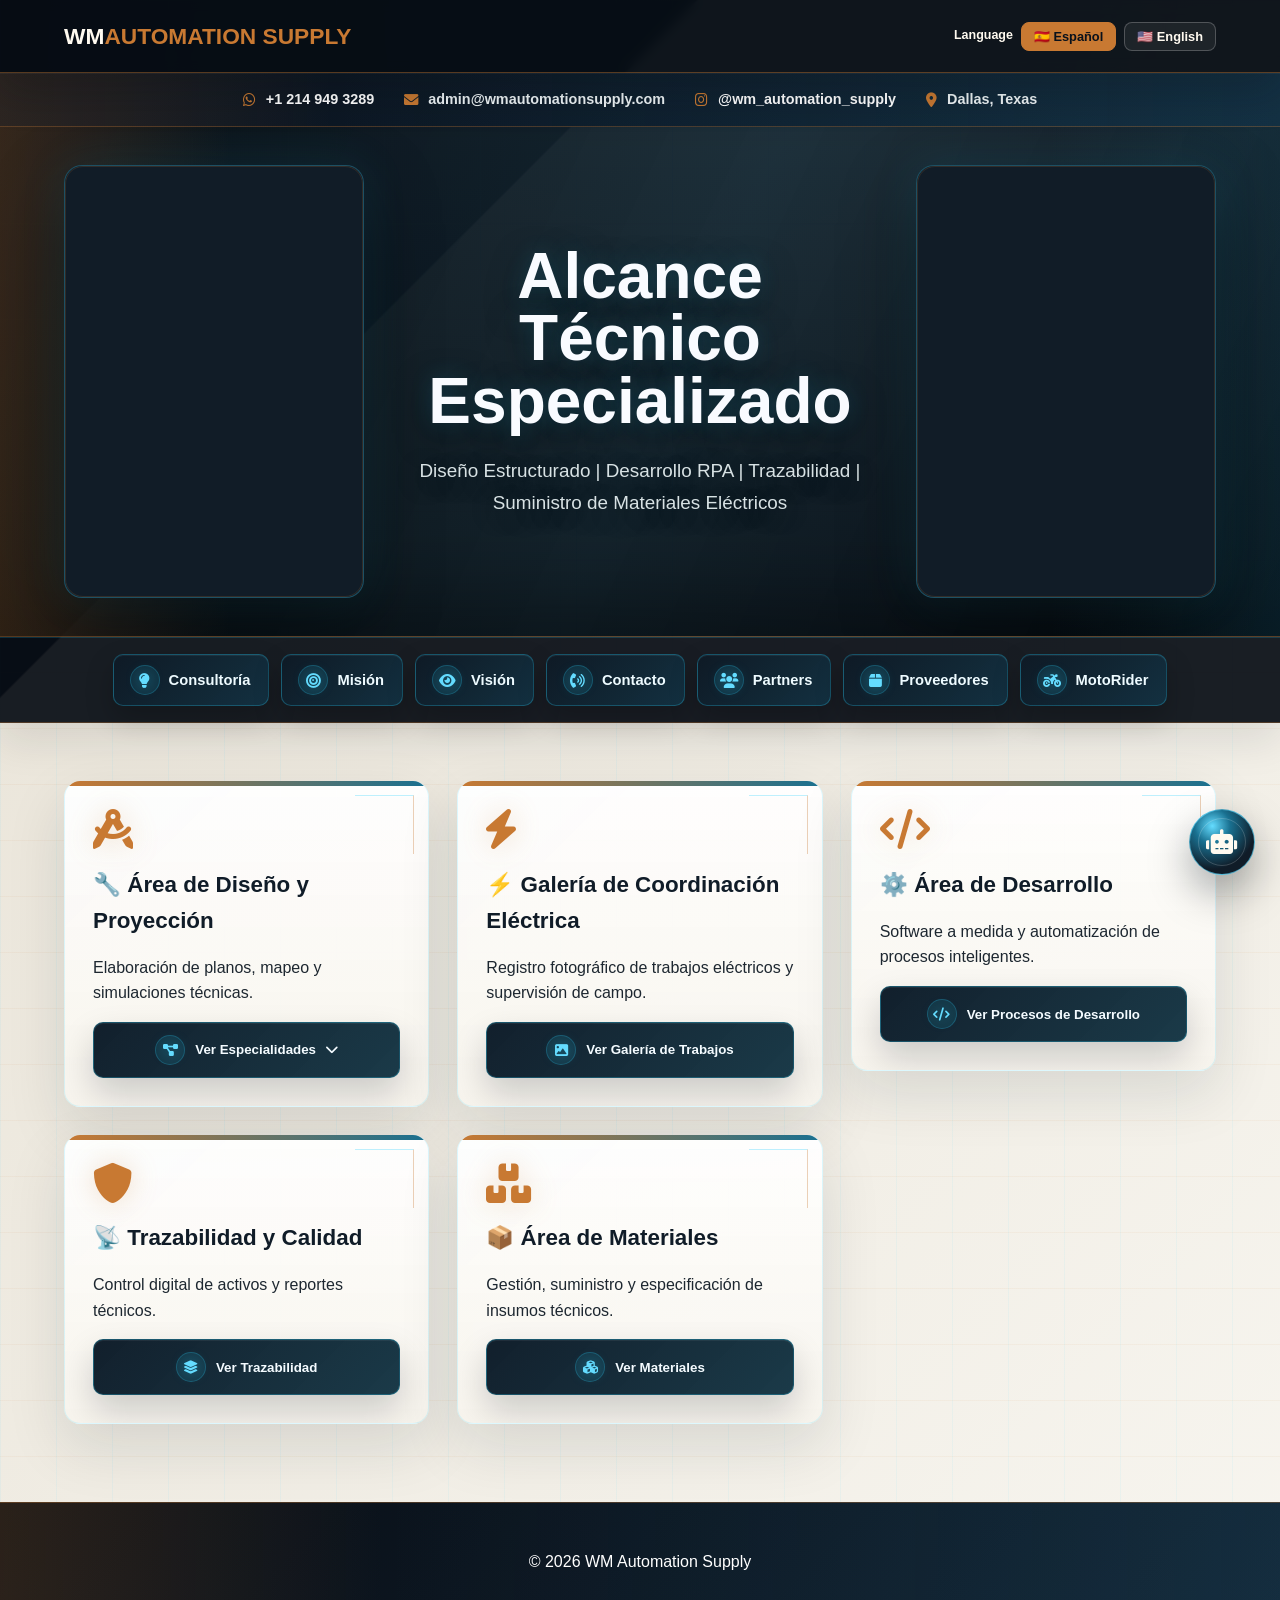
<file: index.html>
<!DOCTYPE html>
<html lang="es">
<head>
    <meta charset="UTF-8">
    <meta name="viewport" content="width=device-width, initial-scale=1.0">
    <title>WM Automation Supply</title>
    <link rel="stylesheet" href="https://cdnjs.cloudflare.com/ajax/libs/font-awesome/6.0.0/css/all.min.css">
    <style>
        :root {
            --primary: #082f52;
            --secondary: #1f5f8b;
            --accent: #e67e22;
            --bg: #edf3f8;
            --text: #24313d;
            --white: #ffffff;
        }

        html {
            scroll-behavior: smooth;
        }

        body { 
            font-family: 'Segoe UI', Tahoma, sans-serif; 
            margin: 0; 
            background:
                radial-gradient(circle at top left, rgba(31,95,139,0.10), transparent 28%),
                radial-gradient(circle at top right, rgba(8,47,82,0.08), transparent 26%),
                linear-gradient(180deg, #f4f8fb 0%, #edf3f8 45%, #e8f0f6 100%);
            color: var(--text); 
            line-height: 1.6;
        }

        header { 
            background: rgba(255,255,255,0.96); 
            backdrop-filter: blur(6px);
            padding: 1.5rem 5%; 
            display: flex; 
            justify-content: space-between; 
            align-items: center; 
            box-shadow: 0 2px 14px rgba(8,47,82,0.10); 
            position: sticky;
            top: 0;
            z-index: 1000;
            gap: 20px;
        }

        .header-left{
            display: flex;
            align-items: center;
            gap: 18px;
            min-width: 0;
            flex: 1;
        }

        .logo { 
            font-size: 1.5rem; 
            font-weight: 800; 
            color: var(--primary); 
        }

        .logo span { 
            color: var(--accent); 
        }

        .lang-switcher {
            display: flex;
            gap: 8px;
            margin-left: auto;
        }

        .btn-lang {
            padding: 6px 12px;
            border: 2px solid var(--primary);
            background: white;
            color: var(--primary);
            border-radius: 5px;
            cursor: pointer;
            font-weight: bold;
            font-size: 0.8rem;
            transition: 0.3s;
        }

        .btn-lang.active {
            background: var(--primary);
            color: white;
        }

        .contact-bar {
            background: linear-gradient(135deg, #082f52 0%, #11466f 100%);
            color: white;
            padding: 15px 5%;
            display: flex;
            justify-content: center;
            gap: 30px;
            flex-wrap: wrap;
            box-shadow: inset 0 -2px 8px rgba(0,0,0,0.20);
        }

        .contact-item {
            display: flex;
            align-items: center;
            gap: 10px;
            font-size: 0.9rem;
        }

        .contact-item i { 
            color: var(--accent); 
        }
        
        .contact-item a {
            color: white;
            text-decoration: none;
            display: flex;
            align-items: center;
            gap: 10px;
        }

        .hero {
            position: relative;
            background:
                linear-gradient(135deg, rgba(8, 47, 82, 0.94), rgba(19, 77, 120, 0.84)),
                radial-gradient(circle at 20% 20%, rgba(255,255,255,0.08), transparent 22%),
                radial-gradient(circle at 80% 30%, rgba(230,126,34,0.10), transparent 20%),
                url('https://images.unsplash.com/photo-1581092580497-e0d23cbdf1dc?auto=format&fit=crop&w=1350&q=80');
            background-size: cover; 
            background-position: center;
            color: white; 
            padding: 0 5%;
            min-height: 320px;
            display: flex;
            align-items: stretch;
            justify-content: center;
            gap: 24px;
            overflow: hidden;
            box-shadow: inset 0 -18px 30px rgba(0,0,0,0.08);
        }

        .hero::before {
            content: "";
            position: absolute;
            inset: 0;
            background: rgba(5, 25, 42, 0.18);
            pointer-events: none;
            z-index: 1;
        }

        .hero-side {
            position: relative;
            width: 27%;
            min-width: 220px;
            max-width: 360px;
            align-self: stretch;
            border-radius: 0;
            overflow: hidden;
            border: none;
            box-shadow: none;
            background: rgba(255,255,255,0.04);
            z-index: 2;
        }

        .hero-side-video {
            position: absolute;
            inset: 0;
            width: 100%;
            height: 100%;
            object-fit: cover;
            opacity: 0;
            transition: opacity 0.9s ease-in-out;
        }

        .hero-side-video.active {
            opacity: 1;
        }

        .hero-center-content {
            position: relative;
            z-index: 2;
            flex: 1;
            max-width: 620px;
            text-align: center;
            padding: 40px 10px;
            display: flex;
            flex-direction: column;
            justify-content: center;
        }

        .hero-center-content h1 {
            margin: 0 0 16px 0;
            font-size: 2.4rem;
        }

        .hero-center-content p {
            margin: 0;
            font-size: 1.18rem;
            line-height: 1.7;
        }

        .secondary-nav {
            background: linear-gradient(180deg, #ffffff 0%, #f6fbff 100%);
            border-top: 4px solid var(--accent);
            box-shadow: 0 4px 16px rgba(8,47,82,0.08);
            padding: 14px 5%;
        }

        .secondary-nav-inner {
            display: flex;
            justify-content: center;
            align-items: center;
            gap: 14px;
            flex-wrap: wrap;
        }

        .secondary-link {
            display: inline-flex;
            align-items: center;
            justify-content: center;
            padding: 10px 18px;
            background: linear-gradient(180deg, #f8fbfe 0%, #eef5fa 100%);
            border: 1px solid #d6e3ee;
            border-radius: 999px;
            color: var(--primary);
            text-decoration: none;
            font-weight: 800;
            font-size: 0.92rem;
            transition: all 0.25s ease;
            cursor: pointer;
        }

        .secondary-link:hover {
            background: var(--primary);
            color: var(--white);
            transform: translateY(-2px);
        }

        .container { 
            padding: 40px 5%; 
        }

        .grid {
            display: grid;
            grid-template-columns: repeat(auto-fit, minmax(350px, 1fr));
            gap: 25px;
            align-items: start;
        }

        .card {
            background: linear-gradient(180deg, rgba(255,255,255,0.98) 0%, rgba(248,252,255,0.98) 100%);
            border-radius: 8px;
            box-shadow: 0 6px 18px rgba(8,47,82,0.07);
            border-top: 5px solid var(--primary);
            padding: 25px;
            transition: all 0.3s ease;
        }

        .card h3 { 
            color: var(--primary); 
            margin: 15px 0; 
            font-size: 1.4rem; 
        }

        .main-icon { 
            color: var(--accent); 
            font-size: 2.5rem; 
        }

        .btn-expand {
            background: linear-gradient(135deg, #082f52 0%, #15517d 100%);
            color: white;
            border: none;
            padding: 12px;
            border-radius: 5px;
            cursor: pointer;
            width: 100%;
            margin-top: 15px;
            font-weight: bold;
            display: flex;
            justify-content: center;
            align-items: center;
            gap: 10px;
        }

        .details {
            max-height: 0;
            overflow: hidden;
            transition: max-height 0.5s ease-in-out;
        }

        .card.open .details {
            max-height: 2000px;
            padding-top: 20px;
            border-top: 1px solid #e7eef5;
            margin-top: 15px;
        }

        .sub-area {
            border: 1px solid #e4edf5;
            border-radius: 6px;
            margin-bottom: 10px;
            background: linear-gradient(180deg, #f8fbfe 0%, #f1f7fb 100%);
        }

        .sub-header {
            padding: 12px 15px;
            cursor: pointer;
            display: flex;
            justify-content: space-between;
            align-items: center;
            font-weight: 600;
            color: var(--secondary);
        }

        .sub-content {
            max-height: 0;
            overflow: hidden;
            transition: all 0.3s ease;
            background: white;
        }

        .sub-content.active {
            max-height: 1200px;
            padding: 15px;
            border-top: 1px solid #edf2f7;
        }

        .gallery-grid {
            display: grid;
            grid-template-columns: repeat(auto-fit, minmax(140px, 1fr));
            gap: 15px;
            margin-top: 10px;
        }

        .img-container {
            text-align: center;
            background: linear-gradient(180deg, #f5f9fc 0%, #eef4f8 100%);
            padding: 8px;
            border-radius: 6px;
            border: 1px solid #dde8f1;
            cursor: pointer;
            transition: transform 0.2s;
        }

        .img-container:hover { 
            transform: scale(1.03); 
        }

        .img-container img, .img-container video {
            width: 100%;
            height: auto;
            max-height: 200px;
            object-fit: cover;
            border-radius: 4px;
            display: block;
            margin-bottom: 5px;
        }

        .img-container small {
            font-size: 0.7rem;
            font-weight: bold;
            color: var(--primary);
            text-transform: uppercase;
        }

        .materials-view {
            display: none;
            position: fixed;
            z-index: 1500;
            inset: 0;
            background:
                radial-gradient(circle at top right, rgba(31,95,139,0.10), transparent 24%),
                linear-gradient(180deg, #f4f8fb 0%, #edf3f8 50%, #e7eff5 100%);
            overflow-y: auto;
        }

        .materials-view.active {
            display: block;
        }

        .materials-topbar {
            position: sticky;
            top: 0;
            z-index: 1600;
            background: rgba(255,255,255,0.96);
            backdrop-filter: blur(6px);
            box-shadow: 0 2px 12px rgba(8,47,82,0.08);
            padding: 14px 5%;
            display: flex;
            align-items: center;
            justify-content: space-between;
            gap: 12px;
        }

        .materials-title {
            display: flex;
            align-items: center;
            gap: 10px;
            font-weight: 900;
            color: var(--primary);
            font-size: 1.1rem;
        }

        .materials-title i { 
            color: var(--accent); 
        }

        .btn-back {
            background: linear-gradient(135deg, #082f52 0%, #15517d 100%);
            color: white;
            border: none;
            padding: 10px 14px;
            border-radius: 8px;
            cursor: pointer;
            font-weight: 800;
            display: flex;
            align-items: center;
            gap: 10px;
        }

        .materials-body {
            padding: 22px 5% 40px 5%;
        }

        .materials-intro{
            background: linear-gradient(180deg, #ffffff 0%, #f8fbfe 100%);
            border: 1px solid #e2e8f0;
            border-left: 5px solid var(--accent);
            border-radius: 10px;
            padding: 14px 15px;
            box-shadow: 0 4px 14px rgba(8,47,82,0.04);
        }

        .materials-intro p{
            margin: 0;
        }

        .materials-tags{
            display: flex;
            flex-wrap: wrap;
            gap: 8px;
            margin: 12px 0 0 0;
        }

        .materials-tag{
            background: linear-gradient(180deg, #f6fbfe 0%, #edf5fb 100%);
            border: 1px solid #dbe7f0;
            color: var(--primary);
            padding: 6px 10px;
            border-radius: 999px;
            font-size: 0.78rem;
            font-weight: 700;
            text-transform: uppercase;
            letter-spacing: 0.02em;
        }

        .materials-catalog{
            margin-top: 16px;
            display: grid;
            grid-template-columns: 1fr;
            gap: 14px;
        }

        .materials-group{
            background: linear-gradient(180deg, #ffffff 0%, #f9fcff 100%);
            border: 1px solid #e2e8f0;
            border-radius: 12px;
            overflow: hidden;
            box-shadow: 0 4px 14px rgba(8,47,82,0.04);
        }

        .materials-group-head{
            display:flex;
            align-items:center;
            justify-content: space-between;
            gap: 10px;
            padding: 12px 14px;
            background: linear-gradient(135deg, rgba(8,47,82,0.10), rgba(31,95,139,0.08));
            border-bottom: 1px solid #edf2f7;
        }

        .materials-group-title{
            display:flex;
            align-items:center;
            gap: 10px;
            font-weight: 900;
            color: var(--primary);
        }

        .materials-group-title i{
            color: var(--accent);
        }

        .materials-count{
            font-size: 0.8rem;
            color: var(--secondary);
            font-weight: 800;
            background: #f7fbfe;
            border: 1px solid #dbe7f0;
            padding: 4px 10px;
            border-radius: 999px;
        }

        .materials-items{
            padding: 12px 12px 14px 12px;
            display: grid;
            grid-template-columns: repeat(auto-fit, minmax(170px, 1fr));
            gap: 12px;
        }

        .material-item{
            border: 1px solid #e2e8f0;
            background: linear-gradient(180deg, #f9fcff 0%, #f2f7fb 100%);
            border-radius: 12px;
            padding: 10px;
            transition: transform 0.2s ease;
            cursor: pointer;
        }

        .material-item:hover{ 
            transform: scale(1.02); 
        }

        .material-thumb{
            width: 100%;
            height: 110px;
            border-radius: 10px;
            object-fit: cover;
            border: 1px solid #e2e8f0;
            background: #ffffff;
            display:block;
        }

        .material-name{
            margin: 8px 0 0 0;
            font-size: 0.85rem;
            font-weight: 900;
            color: var(--primary);
        }

        .material-meta{
            margin: 3px 0 0 0;
            font-size: 0.72rem;
            color: #5d7285;
            font-weight: 800;
            text-transform: uppercase;
            letter-spacing: 0.02em;
        }

        .more-info-link{
            color: #0b63b6;
            text-decoration: none;
            font-weight: 900;
            font-size: 0.78rem;
            display: inline-block;
            margin-top: 8px;
            cursor: pointer;
        }

        .more-info-link:hover{
            text-decoration: underline;
        }

        .request-section{
            background: linear-gradient(180deg, #ffffff 0%, #f8fbfe 100%);
            border: 1px solid #e2e8f0;
            border-left: 5px solid var(--primary);
            border-radius: 12px;
            padding: 16px 16px 10px 16px;
            margin-top: 16px;
            box-shadow: 0 4px 14px rgba(8,47,82,0.04);
        }

        .request-section h2{
            margin: 0 0 10px 0;
            color: var(--primary);
            font-size: 1.15rem;
        }

        .request-form{
            max-width: 650px;
        }

        .request-form label{
            display:block;
            margin: 10px 0;
            font-weight: 800;
            color: var(--secondary);
            font-size: 0.9rem;
        }

        .request-form input,
        .request-form select,
        .request-form textarea{
            width: 100%;
            padding: 10px;
            box-sizing: border-box;
            border-radius: 8px;
            border: 1px solid #dce7f0;
            outline: none;
            margin-top: 6px;
            font-family: inherit;
            background: #ffffff;
        }

        .request-form textarea{
            resize: vertical;
            min-height: 110px;
        }

        .request-actions{
            display:flex;
            gap: 10px;
            flex-wrap: wrap;
            margin-top: 12px;
        }

        .btn-send{
            background: linear-gradient(135deg, #082f52 0%, #15517d 100%);
            color: white;
            border: none;
            padding: 12px 14px;
            border-radius: 10px;
            cursor: pointer;
            font-weight: 900;
            display: inline-flex;
            align-items:center;
            gap: 10px;
        }

        .btn-clear{
            background: linear-gradient(180deg, #f7fbfe 0%, #edf5fb 100%);
            color: var(--primary);
            border: 1px solid #dce7f0;
            padding: 12px 14px;
            border-radius: 10px;
            cursor: pointer;
            font-weight: 900;
        }

        .form-hint{
            margin: 10px 0 0 0;
            font-size: 0.9rem;
            color: #334155;
            font-weight: 700;
        }

        .materials-group-toggle{
            cursor: pointer;
        }

        .materials-group-toggle .toggle-icon{
            color: var(--primary);
            transition: transform 0.3s ease;
            font-size: 1rem;
        }

        .materials-group.collapsed .materials-items{
            display: none;
        }

        .materials-group.collapsed .toggle-icon{
            transform: rotate(-90deg);
        }

        .modal {
            display: none;
            position: fixed;
            z-index: 2000;
            padding-top: 50px;
            left: 0;
            top: 0;
            width: 100%;
            height: 100%;
            background-color: rgba(0,0,0,0.9);
            cursor: zoom-out;
        }

        .modal-content {
            margin: auto;
            display: block;
            max-width: 90%;
            max-height: 85vh;
            border-radius: 5px;
            animation: zoom 0.3s;
        }

        .info-modal {
            display: none;
            position: fixed;
            z-index: 3000;
            inset: 0;
            background: rgba(4,22,38,0.76);
            padding: 20px 14px;
            overflow-y: auto;
        }

        .info-modal.active {
            display: flex;
            align-items: flex-start;
            justify-content: center;
        }

        .info-modal-box {
            background: linear-gradient(180deg, #ffffff 0%, #f9fcff 100%);
            width: 100%;
            max-width: 920px;
            max-height: calc(100vh - 40px);
            border-radius: 16px;
            box-shadow: 0 18px 40px rgba(0,0,0,0.25);
            border-top: 6px solid var(--accent);
            position: relative;
            animation: zoom 0.25s ease;
            overflow: hidden;
            margin: auto 0;
        }

        .info-modal-header {
            padding: 18px 24px 14px 24px;
            display: flex;
            align-items: center;
            justify-content: space-between;
            gap: 16px;
            position: sticky;
            top: 0;
            background: rgba(255,255,255,0.97);
            z-index: 5;
            border-bottom: 1px solid #e2e8f0;
        }

        .info-modal-title {
            margin: 0;
            color: var(--primary);
            font-size: 1.5rem;
            padding-right: 10px;
        }

        .info-close {
            background: linear-gradient(135deg, #082f52 0%, #15517d 100%);
            color: white;
            border: none;
            min-width: 42px;
            width: 42px;
            height: 42px;
            border-radius: 50%;
            cursor: pointer;
            font-size: 1rem;
            font-weight: 900;
            display: flex;
            align-items: center;
            justify-content: center;
            flex-shrink: 0;
        }

        .info-modal-body {
            padding: 18px 24px 24px 24px;
            color: var(--text);
            overflow-y: auto;
            max-height: calc(100vh - 140px);
        }

        .info-modal-body p {
            margin: 0 0 14px 0;
        }

        .info-link-list {
            display: flex;
            flex-direction: column;
            gap: 12px;
            margin-top: 12px;
        }

        .info-link-list a {
            display: flex;
            align-items: center;
            gap: 12px;
            text-decoration: none;
            color: var(--primary);
            font-weight: 800;
            background: linear-gradient(180deg, #f8fbfe 0%, #eef5fa 100%);
            border: 1px solid #dce7f0;
            border-radius: 10px;
            padding: 12px 14px;
            transition: all 0.25s ease;
        }

        .info-link-list a:hover {
            background: var(--primary);
            color: var(--white);
            transform: translateY(-2px);
        }

        .info-link-list i {
            color: var(--accent);
        }

        footer {
            background: linear-gradient(135deg, #12212f 0%, #1b2c3a 100%);
            color: white;
            padding: 30px;
            text-align: center;
            margin-top: 50px;
        }

        @keyframes wmFloat {
            0%   { transform: translateY(0px); }
            50%  { transform: translateY(-6px); }
            100% { transform: translateY(0px); }
        }

        @keyframes wmDrift {
            0%   { transform: translateY(0px) translateX(0px); }
            50%  { transform: translateY(-4px) translateX(3px); }
            100% { transform: translateY(0px) translateX(0px); }
        }

        @keyframes wmPulseSoft {
            0%   { transform: scale(1); }
            50%  { transform: scale(1.03); }
            100% { transform: scale(1); }
        }

        @keyframes zoom {
            from { transform: scale(0.95); opacity: 0; }
            to   { transform: scale(1); opacity: 1; }
        }

        #card1 .main-icon,
        #card_gallery .main-icon,
        #card2 .main-icon,
        #card3 .main-icon,
        #card4 .main-icon,
        #materialsView .materials-title i,
        #materialsView .materials-group-title i {
            display: inline-block;
            animation: wmFloat 4.8s ease-in-out infinite;
            will-change: transform;
        }

        #card2 .main-icon,
        #materialsView .materials-title i {
            animation: wmDrift 6.2s ease-in-out infinite;
        }

        #card1 .gallery-grid img,
        #card1 .gallery-grid video,
        #card_gallery .gallery-grid img,
        #card_gallery .gallery-grid video,
        #card2 .gallery-grid img,
        #card2 .gallery-grid video,
        #card3 .gallery-grid img,
        #card3 .gallery-grid video,
        #materialsView .materials-items img,
        #materialsView .materials-items video {
            animation: wmPulseSoft 7.5s ease-in-out infinite;
            transform-origin: center;
            will-change: transform;
        }

        #card_gallery .gallery-grid img,
        #card_gallery .gallery-grid video {
            animation-duration: 8.4s;
        }

        #card3 .gallery-grid img,
        #card3 .gallery-grid video {
            animation-duration: 9.0s;
        }

        #materialsView .materials-items img,
        #materialsView .materials-items video {
            animation-duration: 8.8s;
        }

        @media (max-width: 1024px) {
            .hero {
                min-height: 290px;
                gap: 18px;
            }

            .hero-side {
                width: 25%;
                min-width: 180px;
            }

            .hero-center-content h1 {
                font-size: 2rem;
            }

            .hero-center-content p {
                font-size: 1.05rem;
            }
        }

        @media (max-width: 768px) {
            header {
                flex-direction: column;
                align-items: stretch;
                gap: 14px;
            }

            .header-left{
                flex-direction: column;
                align-items: flex-start;
                gap: 12px;
                width: 100%;
            }

            .lang-switcher {
                margin-left: 0;
                justify-content: flex-start;
            }

            .hero {
                flex-direction: column;
                min-height: auto;
                padding: 0;
                gap: 0;
            }

            .hero-side {
                width: 100%;
                max-width: 100%;
                min-width: 0;
                height: 180px;
            }

            .hero-center-content {
                order: 2;
                max-width: 100%;
                padding: 28px 4%;
            }

            .hero-left {
                order: 1;
            }

            .hero-right {
                order: 3;
            }

            .hero-center-content h1 {
                font-size: 1.7rem;
            }

            .hero-center-content p {
                font-size: 1rem;
            }

            .secondary-nav {
                padding: 12px 4%;
            }

            .secondary-nav-inner {
                gap: 10px;
            }

            .secondary-link {
                font-size: 0.85rem;
                padding: 9px 14px;
            }

            .info-modal {
                padding: 10px;
            }

            .info-modal-box {
                max-height: calc(100vh - 20px);
                border-radius: 12px;
            }

            .info-modal-header {
                padding: 14px 16px 12px 16px;
            }

            .info-modal-body {
                padding: 14px 16px 18px 16px;
                max-height: calc(100vh - 110px);
            }

            .info-modal-title {
                font-size: 1.1rem;
                line-height: 1.3;
            }

            .info-close {
                min-width: 40px;
                width: 40px;
                height: 40px;
            }
        }

        /* WM Automation Supply - local redesign preview layer */
        :root {
            --primary: #0b1624;
            --secondary: #1e5f78;
            --accent: #c87932;
            --bg: #f4f1ea;
            --text: #1d2730;
            --white: #ffffff;
            --wm-ink: #070d14;
            --wm-panel: #111c27;
            --wm-panel-2: #182735;
            --wm-copper: #c87932;
            --wm-blue: #197090;
            --wm-surface: #fbfaf7;
            --wm-line: rgba(23, 43, 59, 0.16);
        }

        * {
            box-sizing: border-box;
            letter-spacing: 0;
        }

        html {
            background: #f4f1ea;
        }

        body {
            font-family: "Segoe UI", Arial, sans-serif;
            background:
                linear-gradient(90deg, rgba(8, 17, 28, 0.055) 1px, transparent 1px),
                linear-gradient(180deg, rgba(8, 17, 28, 0.045) 1px, transparent 1px),
                linear-gradient(135deg, #f8f6f0 0%, #eee9df 46%, #f7f7f4 100%);
            background-size: 48px 48px, 48px 48px, auto;
            color: var(--text);
        }

        header {
            background: rgba(7, 13, 20, 0.96);
            border-bottom: 1px solid rgba(200, 121, 50, 0.42);
            box-shadow: 0 18px 40px rgba(7, 13, 20, 0.22);
            padding: 18px 5%;
        }

        .logo {
            color: #fffaf0;
            font-size: 1.42rem;
            font-weight: 900;
        }

        .logo span {
            color: var(--wm-copper);
        }

        .btn-lang {
            background: rgba(255, 255, 255, 0.06);
            color: #fffaf0;
            border: 1px solid rgba(255, 255, 255, 0.22);
            border-radius: 8px;
        }

        .btn-lang.active,
        .btn-lang:hover {
            background: var(--wm-copper);
            border-color: var(--wm-copper);
            color: #09111b;
        }

        .contact-bar {
            background:
                linear-gradient(90deg, rgba(200, 121, 50, 0.18), transparent 26%, rgba(25, 112, 144, 0.16)),
                linear-gradient(135deg, #0a121d 0%, #132535 100%);
            border-bottom: 1px solid rgba(200, 121, 50, 0.32);
            box-shadow: inset 0 1px 0 rgba(255,255,255,0.05);
        }

        .contact-item {
            color: #eef4f6;
            font-weight: 700;
        }

        .contact-item i,
        .contact-item a i {
            color: var(--wm-copper);
        }

        .hero {
            min-height: 510px;
            padding: 0 5%;
            gap: 28px;
            background:
                linear-gradient(115deg, rgba(5, 10, 17, 0.97) 0%, rgba(12, 29, 43, 0.92) 48%, rgba(9, 18, 28, 0.96) 100%),
                repeating-linear-gradient(90deg, rgba(255,255,255,0.08) 0 1px, transparent 1px 120px),
                url('https://images.unsplash.com/photo-1581092580497-e0d23cbdf1dc?auto=format&fit=crop&w=1350&q=80');
            background-size: cover;
            border-bottom: 1px solid rgba(200, 121, 50, 0.42);
            box-shadow: inset 0 -40px 70px rgba(0, 0, 0, 0.28);
        }

        .hero::before {
            background:
                linear-gradient(90deg, rgba(200, 121, 50, 0.22), transparent 18%, transparent 82%, rgba(25, 112, 144, 0.2)),
                linear-gradient(180deg, rgba(255, 255, 255, 0.04), rgba(0, 0, 0, 0.24));
        }

        .hero-side {
            width: 26%;
            max-width: 390px;
            margin: 38px 0;
            border-radius: 18px;
            border: 1px solid rgba(255, 255, 255, 0.16);
            box-shadow: 0 28px 70px rgba(0, 0, 0, 0.38);
            background: #111c27;
        }

        .hero-side::after {
            content: "";
            position: absolute;
            inset: 0;
            border: 1px solid rgba(200, 121, 50, 0.18);
            border-radius: inherit;
            pointer-events: none;
        }

        .hero-side-video {
            filter: saturate(1.05) contrast(1.08);
        }

        .hero-center-content {
            max-width: 680px;
            padding: 72px 16px;
            text-shadow: 0 6px 28px rgba(0, 0, 0, 0.48);
        }

        .hero-center-content h1 {
            font-size: 4rem;
            line-height: 0.98;
            margin-bottom: 22px;
            color: #fffaf0;
            font-weight: 900;
        }

        .hero-center-content p {
            color: #d8e2e4;
            font-size: 1.18rem;
            max-width: 580px;
            margin: 0 auto;
        }

        .secondary-nav {
            background: rgba(251, 250, 247, 0.94);
            border-top: 0;
            border-bottom: 1px solid var(--wm-line);
            box-shadow: 0 18px 40px rgba(20, 31, 42, 0.10);
            padding: 16px 5%;
        }

        .secondary-link {
            min-height: 44px;
            border-radius: 10px;
            background: #ffffff;
            border: 1px solid rgba(17, 28, 39, 0.14);
            color: #102033;
            box-shadow: 0 7px 18px rgba(17, 28, 39, 0.07);
        }

        .secondary-link:hover {
            background: #101c28;
            border-color: rgba(200, 121, 50, 0.72);
            color: #fffaf0;
        }

        .container {
            max-width: 1460px;
            margin: 0 auto;
            padding: 58px 5%;
        }

        .grid {
            gap: 28px;
        }

        .card,
        .materials-intro,
        .materials-group,
        .request-section,
        .info-modal-box {
            background: linear-gradient(180deg, rgba(255,255,255,0.96), rgba(247,244,237,0.98));
            border: 1px solid rgba(19, 35, 50, 0.14);
            border-radius: 16px;
            box-shadow: 0 22px 60px rgba(20, 31, 42, 0.12);
        }

        .card {
            position: relative;
            overflow: hidden;
            border-top: 0;
            padding: 28px;
        }

        .card::before {
            content: "";
            position: absolute;
            inset: 0 0 auto 0;
            height: 5px;
            background: linear-gradient(90deg, var(--wm-copper), var(--wm-blue));
            pointer-events: none;
        }

        .card:hover {
            transform: translateY(-4px);
            box-shadow: 0 30px 75px rgba(20, 31, 42, 0.18);
        }

        .card h3,
        .materials-title,
        .materials-group-title,
        .request-section h2,
        .info-modal-title {
            color: #101c28;
        }

        .main-icon,
        .materials-title i,
        .materials-group-title i,
        .info-link-list i {
            color: var(--wm-copper);
        }

        .btn-expand,
        .btn-back,
        .btn-send,
        .info-close {
            background: linear-gradient(135deg, #101c28 0%, #173247 100%);
            border: 1px solid rgba(200, 121, 50, 0.38);
            border-radius: 10px;
            color: #fffaf0;
            box-shadow: 0 12px 28px rgba(16, 28, 40, 0.18);
            transition: transform 0.2s ease, box-shadow 0.2s ease, background 0.2s ease;
        }

        .btn-expand:hover,
        .btn-back:hover,
        .btn-send:hover,
        .info-close:hover {
            transform: translateY(-2px);
            box-shadow: 0 18px 36px rgba(16, 28, 40, 0.24);
        }

        .card.open .details {
            border-top: 1px solid rgba(16, 28, 40, 0.12);
        }

        .sub-area,
        .img-container,
        .material-item,
        .info-link-list a,
        .btn-clear {
            background: #fffdf8;
            border: 1px solid rgba(16, 28, 40, 0.13);
            border-radius: 12px;
            box-shadow: 0 10px 25px rgba(20, 31, 42, 0.07);
        }

        .sub-header,
        .material-name,
        .img-container small,
        .more-info-link {
            color: #12263a;
        }

        .sub-content.active {
            background: #fbfaf7;
            border-top: 1px solid rgba(16, 28, 40, 0.10);
        }

        .img-container:hover,
        .material-item:hover,
        .info-link-list a:hover {
            transform: translateY(-3px);
            box-shadow: 0 18px 38px rgba(20, 31, 42, 0.13);
        }

        .img-container img,
        .img-container video,
        .material-thumb {
            border-radius: 10px;
            border: 1px solid rgba(16, 28, 40, 0.12);
        }

        .materials-view {
            background:
                linear-gradient(90deg, rgba(8, 17, 28, 0.05) 1px, transparent 1px),
                linear-gradient(180deg, rgba(8, 17, 28, 0.04) 1px, transparent 1px),
                linear-gradient(135deg, #f7f5ef 0%, #eee8dc 100%);
            background-size: 46px 46px, 46px 46px, auto;
        }

        .materials-topbar,
        .info-modal-header {
            background: rgba(251, 250, 247, 0.96);
            border-bottom: 1px solid rgba(16, 28, 40, 0.12);
            box-shadow: 0 16px 34px rgba(20, 31, 42, 0.12);
        }

        .materials-group-head {
            background:
                linear-gradient(90deg, rgba(200, 121, 50, 0.14), rgba(25, 112, 144, 0.10)),
                #fffdf8;
        }

        .materials-tag,
        .materials-count {
            background: #101c28;
            border-color: rgba(200, 121, 50, 0.42);
            color: #fffaf0;
        }

        .request-form input,
        .request-form select,
        .request-form textarea {
            background: #fffdf8;
            border: 1px solid rgba(16, 28, 40, 0.18);
        }

        .modal {
            background-color: rgba(7, 13, 20, 0.92);
        }

        .modal-content {
            border-radius: 14px;
            border: 1px solid rgba(255, 255, 255, 0.18);
            box-shadow: 0 28px 80px rgba(0,0,0,0.45);
        }

        footer {
            margin-top: 20px;
            background:
                linear-gradient(90deg, rgba(200, 121, 50, 0.18), transparent 30%, rgba(25, 112, 144, 0.15)),
                linear-gradient(135deg, #070d14 0%, #142231 100%);
            border-top: 1px solid rgba(200, 121, 50, 0.32);
        }

        @media (max-width: 1024px) {
            .hero {
                min-height: 430px;
                gap: 18px;
            }

            .hero-center-content h1 {
                font-size: 3rem;
            }

            .hero-side {
                min-width: 190px;
            }
        }

        @media (max-width: 768px) {
            header {
                padding: 16px 5%;
            }

            .logo {
                font-size: 1.18rem;
            }

            .hero {
                padding: 0;
                min-height: auto;
            }

            .hero-side {
                height: 190px;
                margin: 0;
                border-radius: 0;
                border-left: 0;
                border-right: 0;
            }

            .hero-center-content {
                padding: 38px 7%;
                background: linear-gradient(180deg, rgba(7, 13, 20, 0.94), rgba(13, 29, 43, 0.96));
            }

            .hero-center-content h1 {
                font-size: 2.2rem;
                line-height: 1.05;
            }

            .hero-center-content p {
                font-size: 1rem;
            }

            .container {
                padding: 36px 5%;
            }

            .grid {
                grid-template-columns: 1fr;
            }

            .card {
                padding: 22px;
            }
        }

        @media (max-width: 768px) {
            .hero {
                align-items: center;
                padding: 14px 0 0 0;
                background:
                    linear-gradient(180deg, rgba(7, 13, 20, 0.96), rgba(13, 29, 43, 0.98)),
                    linear-gradient(90deg, rgba(45, 210, 255, 0.10) 1px, transparent 1px);
                background-size: auto, 72px 72px;
            }

            .hero-side {
                width: calc(100% - 28px);
                max-width: 460px;
                height: 225px;
                margin: 0 auto 14px auto;
                border-radius: 18px;
                border: 1px solid rgba(255, 255, 255, 0.18);
                box-shadow: 0 18px 44px rgba(0, 0, 0, 0.34);
            }

            .hero-side-video {
                object-position: center center;
            }

            .hero-center-content {
                width: 100%;
                padding: 34px 7%;
            }

            .hero-right {
                margin-top: 14px;
            }
        }

        /* Futuristic interaction pass for preview */
        @keyframes wmSignalSweep {
            0% { transform: translateX(-120%) skewX(-18deg); opacity: 0; }
            22% { opacity: 0.42; }
            55% { opacity: 0.20; }
            100% { transform: translateX(140%) skewX(-18deg); opacity: 0; }
        }

        @keyframes wmHoverPulse {
            0%, 100% { box-shadow: 0 0 0 rgba(59, 210, 255, 0); }
            50% { box-shadow: 0 0 26px rgba(59, 210, 255, 0.22); }
        }

        body {
            background:
                linear-gradient(90deg, rgba(45, 210, 255, 0.06) 1px, transparent 1px),
                linear-gradient(180deg, rgba(200, 121, 50, 0.055) 1px, transparent 1px),
                radial-gradient(circle at 50% -10%, rgba(45, 210, 255, 0.14), transparent 34%),
                linear-gradient(135deg, #070d14 0%, #101a25 24%, #ebe6db 24.1%, #f7f5ef 100%);
            background-size: 56px 56px, 56px 56px, auto, auto;
        }

        .hero {
            background:
                linear-gradient(115deg, rgba(3, 8, 14, 0.98) 0%, rgba(8, 28, 41, 0.94) 52%, rgba(4, 9, 16, 0.98) 100%),
                linear-gradient(90deg, rgba(45, 210, 255, 0.14) 1px, transparent 1px),
                linear-gradient(180deg, rgba(200, 121, 50, 0.10) 1px, transparent 1px),
                url('https://images.unsplash.com/photo-1581092580497-e0d23cbdf1dc?auto=format&fit=crop&w=1350&q=80');
            background-size: cover, 96px 96px, 96px 96px, cover;
        }

        .hero-side {
            border-color: rgba(63, 214, 255, 0.28);
            box-shadow:
                0 28px 75px rgba(0, 0, 0, 0.42),
                0 0 46px rgba(45, 210, 255, 0.12);
        }

        .hero-center-content h1 {
            color: #f9fbff;
            text-shadow:
                0 0 22px rgba(45, 210, 255, 0.20),
                0 10px 34px rgba(0, 0, 0, 0.56);
        }

        .secondary-nav {
            background: rgba(7, 13, 20, 0.92);
            border-top: 1px solid rgba(45, 210, 255, 0.18);
            border-bottom: 1px solid rgba(200, 121, 50, 0.32);
        }

        .secondary-nav-inner {
            gap: 12px;
        }

        .secondary-link,
        .btn-expand {
            position: relative;
            overflow: hidden;
            isolation: isolate;
            transform: translateY(0);
            border: 1px solid rgba(45, 210, 255, 0.28);
        }

        .secondary-link {
            background: linear-gradient(135deg, rgba(14, 26, 38, 0.96), rgba(19, 50, 66, 0.94));
            color: #eefbff;
            padding-left: 16px;
            padding-right: 18px;
            gap: 9px;
            box-shadow:
                0 12px 28px rgba(0, 0, 0, 0.22),
                inset 0 1px 0 rgba(255, 255, 255, 0.06);
        }

        .secondary-link::before,
        .btn-expand::before {
            font-family: "Font Awesome 6 Free";
            font-weight: 900;
            display: inline-flex;
            align-items: center;
            justify-content: center;
            width: 28px;
            height: 28px;
            flex: 0 0 28px;
            border-radius: 50%;
            background: rgba(45, 210, 255, 0.10);
            color: #64dcff;
            border: 1px solid rgba(45, 210, 255, 0.22);
            text-shadow: 0 0 14px rgba(45, 210, 255, 0.38);
        }

        .secondary-link:nth-child(1)::before { content: "\f0eb"; }
        .secondary-link:nth-child(2)::before { content: "\f140"; }
        .secondary-link:nth-child(3)::before { content: "\f06e"; }
        .secondary-link:nth-child(4)::before { content: "\f2a0"; }
        .secondary-link:nth-child(5)::before { content: "\f0c0"; }
        .secondary-link:nth-child(6)::before { content: "\f466"; }
        .secondary-link:nth-child(7)::before { content: "\f21c"; }

        .secondary-link::after,
        .btn-expand::after {
            content: "";
            position: absolute;
            inset: -30% auto -30% -55%;
            width: 44%;
            background: linear-gradient(90deg, transparent, rgba(255,255,255,0.22), transparent);
            transform: translateX(-120%) skewX(-18deg);
            pointer-events: none;
            z-index: -1;
        }

        .secondary-link:hover,
        .btn-expand:hover {
            background: linear-gradient(135deg, #112536 0%, #143a4d 55%, #1b5a72 100%);
            color: #ffffff;
            border-color: rgba(100, 220, 255, 0.66);
            transform: translateY(-4px);
            animation: wmHoverPulse 1.8s ease-in-out infinite;
        }

        .secondary-link:hover::after,
        .btn-expand:hover::after {
            animation: wmSignalSweep 1.05s ease-out;
        }

        .btn-expand {
            justify-content: center;
            gap: 10px;
            min-height: 48px;
            background:
                linear-gradient(135deg, rgba(13, 27, 40, 0.98), rgba(17, 50, 65, 0.96));
            color: #f4fbff;
            box-shadow:
                0 16px 34px rgba(7, 13, 20, 0.18),
                inset 0 1px 0 rgba(255, 255, 255, 0.06);
        }

        #card1 .btn-expand::before { content: "\f542"; }
        #card_gallery .btn-expand::before { content: "\f03e"; }
        #card2 .btn-expand::before { content: "\f121"; }
        #card3 .btn-expand::before { content: "\f5fd"; }
        #card4 .btn-expand::before { content: "\f1b3"; }

        .card {
            background:
                linear-gradient(180deg, rgba(255,255,255,0.94), rgba(247,244,237,0.98)),
                linear-gradient(135deg, rgba(45, 210, 255, 0.10), transparent 38%);
            border-color: rgba(45, 210, 255, 0.16);
        }

        .card::after {
            content: "";
            position: absolute;
            top: 14px;
            right: 14px;
            width: 58px;
            height: 58px;
            border-top: 1px solid rgba(45, 210, 255, 0.30);
            border-right: 1px solid rgba(200, 121, 50, 0.34);
            pointer-events: none;
        }

        .main-icon {
            filter: drop-shadow(0 0 14px rgba(200, 121, 50, 0.24));
        }

        .sub-header {
            gap: 12px;
        }

        .sub-header i {
            color: #197090;
            filter: drop-shadow(0 0 10px rgba(45, 210, 255, 0.20));
        }

        .project-showcase {
            display: grid;
            grid-template-columns: repeat(auto-fit, minmax(220px, 1fr));
            gap: 14px;
            margin-top: 14px;
        }

        .project-note {
            position: relative;
            overflow: hidden;
            min-height: 168px;
            padding: 16px;
            border-radius: 14px;
            background:
                linear-gradient(135deg, rgba(8, 19, 30, 0.96), rgba(16, 54, 72, 0.92)),
                linear-gradient(90deg, rgba(45, 210, 255, 0.12), transparent);
            border: 1px solid rgba(45, 210, 255, 0.22);
            color: #f4fbff;
            box-shadow: 0 16px 36px rgba(7, 13, 20, 0.18);
        }

        .project-note::after {
            content: "";
            position: absolute;
            top: 12px;
            right: 12px;
            width: 42px;
            height: 42px;
            border-top: 1px solid rgba(100, 220, 255, 0.42);
            border-right: 1px solid rgba(200, 121, 50, 0.42);
            pointer-events: none;
        }

        .project-note i {
            color: #64dcff;
            font-size: 1.3rem;
            margin-bottom: 10px;
            filter: drop-shadow(0 0 12px rgba(45, 210, 255, 0.35));
        }

        .project-media {
            display: block;
            width: 100%;
            aspect-ratio: 16 / 9;
            object-fit: cover;
            border-radius: 11px;
            border: 1px solid rgba(100, 220, 255, 0.24);
            margin-bottom: 12px;
            box-shadow: 0 16px 34px rgba(0, 0, 0, 0.24);
            cursor: zoom-in;
        }

        .project-media-grid {
            display: grid;
            grid-template-columns: repeat(2, minmax(0, 1fr));
            gap: 8px;
            margin-bottom: 12px;
        }

        .project-media-grid img {
            width: 100%;
            aspect-ratio: 4 / 5;
            object-fit: cover;
            border-radius: 10px;
            border: 1px solid rgba(100, 220, 255, 0.20);
            box-shadow: 0 12px 26px rgba(0, 0, 0, 0.22);
            cursor: zoom-in;
        }

        .project-note strong {
            display: block;
            margin-bottom: 7px;
            color: #fffaf0;
            font-size: 0.98rem;
        }

        .project-note p {
            margin: 0;
            color: #d8e9ee;
            font-size: 0.86rem;
            line-height: 1.48;
        }

        .project-link {
            display: inline-flex;
            align-items: center;
            gap: 8px;
            margin-top: 12px;
            color: #64dcff;
            font-weight: 900;
            text-decoration: none;
        }

        .project-link:hover {
            color: #fffaf0;
            text-decoration: underline;
        }

        .lang-label {
            color: #fffaf0;
            font-size: 0.78rem;
            font-weight: 900;
            align-self: center;
        }

        .btn-lang {
            display: inline-flex;
            align-items: center;
            gap: 6px;
        }

        @media (max-width: 768px) {
            .secondary-link,
            .btn-expand {
                width: 100%;
            }

            .secondary-link {
                justify-content: flex-start;
            }
        }
    </style>
</head>
<body>

<header>
    <div class="header-left">
        <div class="logo">WM<span>AUTOMATION SUPPLY</span></div>
    </div>
    
    <div class="lang-switcher">
        <span class="lang-label">Language</span>
        <button class="btn-lang active" onclick="changeLang('es', this)" aria-label="Español">🇪🇸 Español</button>
        <button class="btn-lang" onclick="changeLang('en', this)" aria-label="English">🇺🇸 English</button>
    </div>
</header>

<div class="contact-bar">
    <div class="contact-item">
        <a href="https://wa.me/12149493289" target="_blank">
            <i class="fab fa-whatsapp"></i><span>+1 214 949 3289</span>
        </a>
    </div>
    <div class="contact-item"><i class="fas fa-envelope"></i><span>admin@wmautomationsupply.com</span></div>
    <div class="contact-item">
        <a href="https://www.instagram.com/wm_automation_supply/" target="_blank" rel="noopener">
            <i class="fab fa-instagram"></i><span>@wm_automation_supply</span>
        </a>
    </div>
    <div class="contact-item"><i class="fas fa-map-marker-alt"></i><span data-key="dir">Dallas, Texas</span></div>
</div>

<section class="hero" id="mainHero">
    <div class="hero-side hero-left" id="heroLeftCarousel">
        <video class="hero-side-video active" muted autoplay loop playsinline preload="metadata">
            <source src="cuantico.mp4" type="video/mp4">
        </video>
        <video class="hero-side-video" muted loop playsinline preload="metadata">
            <source src="ligth.mp4" type="video/mp4">
        </video>
        <video class="hero-side-video" muted loop playsinline preload="metadata">
            <source src="ligth2.mp4" type="video/mp4">
        </video>
    </div>

    <div class="hero-center-content">
        <h1 data-key="h-t">Alcance Técnico Especializado</h1>
        <p data-key="h-s">Diseño Estructurado | Desarrollo RPA | Trazabilidad | Suministro de Materiales Eléctricos</p>
    </div>

    <div class="hero-side hero-right" id="heroRightCarousel">
        <video class="hero-side-video active" muted autoplay loop playsinline preload="metadata">
            <source src="sub2.mp4" type="video/mp4">
        </video>
        <video class="hero-side-video" muted loop playsinline preload="metadata">
            <source src="sub1.mp4" type="video/mp4">
        </video>
        <video class="hero-side-video" muted loop playsinline preload="metadata">
            <source src="data.mp4" type="video/mp4">
        </video>
    </div>
</section>

<section class="secondary-nav" id="secondaryNav">
    <div class="secondary-nav-inner">
        <button type="button" class="secondary-link" onclick="openInfoModal('consulting')" data-key="nav-consulting">Consultoría</button>
        <button type="button" class="secondary-link" onclick="openInfoModal('mission')" data-key="nav-mission">Misión</button>
        <button type="button" class="secondary-link" onclick="openInfoModal('vision')" data-key="nav-vision">Visión</button>
        <button type="button" class="secondary-link" onclick="openInfoModal('contact')" data-key="nav-contact">Contacto</button>
        <button type="button" class="secondary-link" onclick="openInfoModal('partners')" data-key="nav-partners">Partners</button>
        <button type="button" class="secondary-link" onclick="openInfoModal('suppliers')" data-key="nav-suppliers">Proveedores</button>
        <a class="secondary-link" href="/motorider/" target="_blank" rel="noopener" data-key="nav-motorider">MotoRider</a>
    </div>
</section>

<div class="container" id="mainContent">
    <div class="grid">
        
        <div class="card" id="card1">
            <i class="fas fa-drafting-compass main-icon"></i>
            <h3 data-key="c1-t">🔧 Área de Diseño y Proyección</h3>
            <p data-key="c1-s">Elaboración de planos, mapeo y simulaciones técnicas.</p>
            
            <button class="btn-expand" onclick="toggleCard('card1')">
                <span data-key="btn-e">Ver Especialidades</span> <i class="fas fa-chevron-down"></i>
            </button>

            <div class="details">
                <div class="sub-area">
                    <div class="sub-header" onclick="toggleSub('sub1', this)">
                        <span data-key="s1-t">1️⃣ Elaboración de Planos Técnicos</span>
                        <i class="fas fa-plus-circle"></i>
                    </div>
                    <div id="sub1" class="sub-content">
                        <p data-key="s1-p">Planos eléctricos, civiles e industriales bajo normativa.</p>
                        <div class="gallery-grid">
                            <div class="img-container" onclick="openModal(this)">
                                <img src="Plano_electrico.jpg" alt="Plano Eléctrico">
                                <small data-key="img-1">Plano Eléctrico</small>
                            </div>
                        </div>
                    </div>
                </div>

                <div class="sub-area">
                    <div class="sub-header" onclick="toggleSub('sub_autocad_recent', this)">
                        <span data-key="cad-recent-t">2️⃣ Proyectos recientes AutoCAD y memoria descriptiva</span>
                        <i class="fas fa-plus-circle"></i>
                    </div>
                    <div id="sub_autocad_recent" class="sub-content">
                        <p data-key="cad-recent-p">Integración de planos técnicos, criterios de diseño y memoria descriptiva para documentar alcance, materiales, cargas, ubicación de equipos y secuencia constructiva.</p>
                        <div class="project-showcase">
                            <div class="project-note">
                                <i class="fas fa-file-signature"></i>
                                <strong data-key="cad-recent-1t">Planos eléctricos y layout técnico</strong>
                                <p data-key="cad-recent-1p">Se organizó la información de campo en planos claros para revisión, coordinación y ejecución, reduciendo ambigüedades entre diseño y obra.</p>
                            </div>
                            <div class="project-note">
                                <i class="fas fa-clipboard-check"></i>
                                <strong data-key="cad-recent-2t">Memoria descriptiva del proyecto</strong>
                                <p data-key="cad-recent-2p">Se documentó el propósito técnico, criterios aplicados, alcance de instalación y soporte para futuras aprobaciones o ajustes del proyecto.</p>
                            </div>
                        </div>
                    </div>
                </div>

                <div class="sub-area">
                    <div class="sub-header" onclick="toggleSub('sub2', this)">
                        <span data-key="s2-t">3️⃣ Mapeo y Análisis Geoespacial</span>
                        <i class="fas fa-plus-circle"></i>
                    </div>
                    <div id="sub2" class="sub-content">
                        <p data-key="s2-p">Georreferenciación de activos y redes en ArcGIS.</p>
                        <div class="gallery-grid">
                            <div class="img-container" onclick="openModal(this)">
                                <img src="mapeo_geoespacial.jpg" alt="Mapeo Geoespacial">
                                <small data-key="img-2">Mapeo Geoespacial</small>
                            </div>
                        </div>
                    </div>
                </div>

                <div class="sub-area">
                    <div class="sub-header" onclick="toggleSub('sub3', this)">
                        <span data-key="s3-t">4️⃣ Simulación y Cálculo Lumínico</span>
                        <i class="fas fa-plus-circle"></i>
                    </div>
                    <div id="sub3" class="sub-content">
                        <p data-key="s3-p">Cálculos de niveles lux y optimización en DIALux.</p>
                        <div class="gallery-grid">
                            <div class="img-container" onclick="openModal(this)">
                                <img src="dialux.png" alt="Dialux 1">
                                <small>Dialux Foto 1</small>
                            </div>
                            <div class="img-container" onclick="openModal(this)">
                                <img src="dialux2.jpg" alt="Dialux 2">
                                <small>Dialux Foto 2</small>
                            </div>
                        </div>
                    </div>
                </div>
            </div>
        </div>

        <div class="card" id="card_gallery">
            <i class="fas fa-bolt main-icon"></i>
            <h3 data-key="cg-t">⚡ Galería de Coordinación Eléctrica</h3>
            <p data-key="cg-s">Registro fotográfico de trabajos eléctricos y supervisión de campo.</p>
            <button class="btn-expand" onclick="toggleCard('card_gallery')" data-key="btn-g">Ver Galería de Trabajos</button>
            <div class="details">
                <p data-key="cg-p">Evidencia técnica de coordinación y ejecución de obras eléctricas:</p>
                <div class="gallery-grid">
                    <div class="img-container" onclick="openModal(this)">
                        <img src="coordinacion.jpeg" alt="Coordinación 1">
                        <small data-key="img-3">Coordinación Campo</small>
                    </div>
                    <div class="img-container" onclick="openModal(this)">
                        <img src="coordinacion1.jpeg" alt="Coordinación 2">
                        <small data-key="img-4">Supervisión Obra</small>
                    </div>
                </div>
            </div>
        </div>

        <div class="card" id="card2">
            <i class="fas fa-code main-icon"></i>
            <h3 data-key="c2-t">⚙️ Área de Desarrollo</h3>
            <p data-key="c2-s">Software a medida y automatización de procesos inteligentes.</p>
            <button class="btn-expand" onclick="toggleCard('card2')" data-key="btn-r">Ver Procesos de Desarrollo</button>
            
            <div class="details">
                <div class="sub-area">
                    <div class="sub-header" onclick="toggleSub('sub_dev1', this)">
                        <span data-key="dev1-t">💻 Programas para Computadora</span>
                        <i class="fas fa-plus-circle"></i>
                    </div>
                    <div id="sub_dev1" class="sub-content">
                        <p data-key="dev1-p">Desarrollo de aplicaciones de escritorio y herramientas técnicas locales.</p>
                        <div class="gallery-grid">
                            <div class="img-container" onclick="openModal(this)">
                                <img src="PS.png" alt="Pro Staf Manameng">
                                <small>Pro Staff Management Platform</small>
                            </div>
                            <div class="img-container" onclick="openModal(this)">
                                <img src="Crest.jpeg" alt="Software Extra 1">
                                <small data-key="img-soft-ext1">Work Order & Materials Intelligence System</small>
                            </div>
                            <div class="img-container" onclick="openModal(this)">
                                <img src="Crest1.jpeg" alt="Software Extra 2">
                                <small data-key="img-soft-ext2">Cress Electrical Operations Suite</small>
                            </div>
                        </div>
                    </div>
                </div>

                <div class="sub-area">
                    <div class="sub-header" onclick="toggleSub('sub_dev_platforms', this)">
                        <span data-key="dev-platforms-t">Plataformas web y soluciones API</span>
                        <i class="fas fa-plus-circle"></i>
                    </div>
                    <div id="sub_dev_platforms" class="sub-content">
                        <p data-key="dev-platforms-p">Desarrollo de plataformas operativas conectadas a datos, formularios, paneles de control y flujos web para convertir procesos manuales en sistemas consultables y medibles.</p>
                        <div class="project-showcase">
                            <div class="project-note" onclick="openModal(this)">
                                <img class="project-media" src="assets/realtor-bearcer-preview.png" alt="Vista previa de Realto Bearcer">
                                <i class="fas fa-building"></i>
                                <strong data-key="dev-realto-t">realtor-nextl.vercel.app - plataforma inmobiliaria</strong>
                                <p data-key="dev-realto-p">Se resolvió la organización de propiedades, consulta comercial y flujo de ventas inmobiliarias en una experiencia digital preparada para mostrar inventario y captar oportunidades.</p>
                                <a class="project-link" href="https://realtor-nextl.vercel.app" target="_blank" rel="noopener" onclick="event.stopPropagation()">
                                    <i class="fas fa-arrow-up-right-from-square"></i>
                                    <span>realtor-nextl.vercel.app</span>
                                </a>
                            </div>
                            <div class="project-note" onclick="openModal(this)">
                                <img class="project-media" src="assets/materials-api-flow.png" alt="Flujo de control y solicitud de materiales">
                                <i class="fas fa-network-wired"></i>
                                <strong data-key="dev-material-api-t">Control y solicitud de materiales por APIs web</strong>
                                <p data-key="dev-material-api-p">Se resolvió la trazabilidad de solicitudes, consulta de materiales y conexión entre formularios, base de datos y procesos administrativos desde una interfaz web.</p>
                            </div>
                            <div class="project-note" onclick="openModal(this)">
                                <div class="project-media-grid">
                                    <img src="assets/motorider-registro-cliente.png" alt="MotoRider registro de cliente">
                                    <img src="assets/motorider-registro-comercio.png" alt="MotoRider registro de comercio">
                                    <img src="assets/motorider-panel-chofer.png" alt="MotoRider panel de chofer">
                                    <img src="assets/motorider-pagos.png" alt="MotoRider formas de pago">
                                </div>
                                <i class="fas fa-motorcycle"></i>
                                <strong data-key="dev-motorider-t">MotoRider Admin</strong>
                                <p data-key="dev-motorider-p">Se resolvió el control administrativo de comercios, choferes, ventas, filtros por fecha y lectura de datos conectados a Supabase para seguimiento operativo.</p>
                            </div>
                        </div>
                    </div>
                </div>

                <div class="sub-area">
       			<div class="sub-header" onclick="toggleSub('sub_dev2', this)">
    			<span data-key="dev2-t">🤖 Robots y Procesos RPA</span>
    			<i class="fas fa-plus-circle"></i>
			</div>
			<div id="sub_dev2" class="sub-content">
    			<p data-key="dev2-p">Automatización robótica con UiPath para tareas repetitivas y gestión de datos.</p>
    			<div class="gallery-grid">
        			<div class="img-container">
            			<img src="rpa.png" alt="Robots en acción con tecnología UiPath" class="service-media">
            			<small>Automatización RPA en ejecución</small>
       			 </div>
    		    </div>
		</div>
	    </div>
	</div>
    </div> 			

        <div class="card" id="card3">
            <i class="fas fa-shield-alt main-icon"></i>
            <h3 data-key="c3-t">📡 Trazabilidad y Calidad</h3>
            <p data-key="c3-s">Control digital de activos y reportes técnicos.</p>
            <button class="btn-expand" onclick="toggleCard('card3')" data-key="btn-t">Ver Trazabilidad</button>
            
            <div class="details">
                <p data-key="c3-p">Gestión avanzada de activos con soporte visual:</p>
                <div class="gallery-grid">
                    <div class="img-container" onclick="openModal(this)">
                        <img src="control.png" alt="Control de Activos">
                        <small>Sistema de Control</small>
                    </div>
                </div>
            </div>
        </div>

        <div class="card" id="card4">
            <i class="fas fa-boxes main-icon"></i>
            <h3 data-key="c4-t">📦 Área de Materiales</h3>
            <p data-key="c4-s">Gestión, suministro y especificación de insumos técnicos.</p>
            <button class="btn-expand" onclick="openMaterialsView()" data-key="btn-m">Ver Materiales</button>
        </div>

    </div>
</div>

<section id="materialsView" class="materials-view">
    <div class="materials-topbar">
        <div class="materials-title">
            <i class="fas fa-boxes"></i>
            <span data-key="mat-title">Catálogo de Materiales Eléctricos</span>
        </div>
        <button class="btn-back" onclick="closeMaterialsView()">
            <i class="fas fa-arrow-left"></i>
            <span data-key="mat-back">Volver</span>
        </button>
    </div>

    <div class="materials-body">
        <div class="materials-intro">
            <p data-key="c4-p">Control de calidad y logística de materiales especializados.</p>
            <div class="materials-tags">
                <span class="materials-tag" data-key="mat-tag1">Media Tensión</span>
                <span class="materials-tag" data-key="mat-tag2">Alta Tensión</span>
                <span class="materials-tag" data-key="mat-tag3">Subestaciones</span>
                <span class="materials-tag" data-key="mat-tag4">Cables & Accesorios</span>
                <span class="materials-tag" data-key="mat-tag5">Protección</span>
            </div>
        </div>

        <div class="materials-catalog">

            <div class="materials-group">
                <div class="materials-group-head">
                    <div class="materials-group-title">
                        <i class="fas fa-bolt"></i>
                        <span data-key="mat-g1">Switchgear & Maniobra</span>
                    </div>
                    <span class="materials-count" data-key="mat-g1c">8 ítems</span>
                </div>

                <div class="materials-items">
                    <div class="material-item img-container" onclick="openModal(this)">
                        <img class="material-thumb" src="Pad.jpeg" alt="SF6 Circuit Breaker">
                        <div class="material-name">Pad Mounted</div>
                        <div class="material-meta" data-key="mat-meta">Medium/High Voltage</div>
                        <div data-key="mat-desc-Pad Mounted" style="margin-top:6px;font-size:0.78rem;color:#334155;line-height:1.35;">
                            Un Pad Mounted es una subestación compacta de distribución en gabinete cerrado, instalada a nivel de suelo, diseñada para redes subterráneas seguras, eficientes y estéticamente integradas.
                        </div>
                        <a class="more-info-link" href="#solicitud" data-material="Pad Mounted">Más información</a>
                    </div>

                    <div class="material-item img-container" onclick="openModal(this)">
                        <img class="material-thumb" src="t-poste.jpg" alt="Transformador Tipo Poste">
                        <div class="material-name">Transformador Tipo Poste</div>
                        <div class="material-meta" data-key="mat-meta">Medium Voltage</div>
                        <div data-key="mat-desc-vcb" style="margin-top:6px;font-size:0.78rem;color:#334155;line-height:1.35;">
                            Solución de distribución aérea, económica y eficiente, instalada en altura para suministrar energía directamente a usuarios finales
                        </div>
                        <a class="more-info-link" href="#solicitud" data-material="Transformador Tipo Poste">Más información</a>
                    </div>

                    <div class="material-item img-container" onclick="openModal(this)">
                        <img class="material-thumb" src="seccionadoresSub.jpg" alt="Disconnect Switches">
                        <div class="material-name">Disconnect Switches</div>
                        <div class="material-meta" data-key="mat-meta">High Voltage</div>
                        <div data-key="mat-desc-disconnect" style="margin-top:6px;font-size:0.78rem;color:#334155;line-height:1.35;">
                            Seccionador para aislar equipos (transformador, barra, línea) con apertura visible. No es para cortar carga: se usa para mantenimiento y seguridad operacional.
                        </div>
                        <a class="more-info-link" href="#solicitud" data-material="Disconnect Switches">Más información</a>
                    </div>

                    <div class="material-item img-container" onclick="openModal(this)">
                        <img class="material-thumb" src="recloset.png" alt="Reclosers">
                        <div class="material-name">Reclosers</div>
                        <div class="material-meta" data-key="mat-meta">Distribution</div>
                        <div data-key="mat-desc-recloser" style="margin-top:6px;font-size:0.78rem;color:#334155;line-height:1.35;">
                            Reconectador automático para redes de distribución. Abre ante falla y reintenta el cierre para despejar fallas temporales, reduciendo interrupciones al cliente.
                        </div>
                        <a class="more-info-link" href="#solicitud" data-material="Reclosers">Más información</a>
                    </div>
                </div>
            </div>

            <div class="materials-group">
                <div class="materials-group-head">
                    <div class="materials-group-title">
                        <i class="fas fa-shield-alt"></i>
                        <span data-key="mat-g2">Protection, Metering & Control</span>
                    </div>
                    <span class="materials-count" data-key="mat-g2c">6 ítems</span>
                </div>

                <div class="materials-items">
                    <div class="material-item img-container" onclick="openModal(this)">
                        <img class="material-thumb" src="ct.jpg" alt="Current Transformers">
                        <div class="material-name">Current Transformers (CT)</div>
                        <div class="material-meta" data-key="mat-meta">Substation</div>
                        <div data-key="mat-desc-ct" style="margin-top:6px;font-size:0.78rem;color:#334155;line-height:1.35;">
                            Transformador de corriente para medición y protección. Reduce alta corriente a valores estándar (1A/5A) para relés y medidores sin perder precisión.
                        </div>
                        <a class="more-info-link" href="#solicitud" data-material="Current Transformers (CT)">Más información</a>
                    </div>

                    <div class="material-item img-container" onclick="openModal(this)">
                        <img class="material-thumb" src="pts.jpg" alt="Voltage Transformers">
                        <div class="material-name">Voltage Transformers (PT/VT)</div>
                        <div class="material-meta" data-key="mat-meta">Substation</div>
                        <div data-key="mat-desc-vt" style="margin-top:6px;font-size:0.78rem;color:#334155;line-height:1.35;">
                            Transformador de potencial/tensión para medición y sincronismo. Escala la tensión a niveles seguros (ej. 120V) para relés, control y metering.
                        </div>
                        <a class="more-info-link" href="#solicitud" data-material="Voltage Transformers (PT/VT)">Más información</a>
                    </div>

                    <div class="material-item img-container" onclick="openModal(this)">
                        <img class="material-thumb" src="Digital-Relay.webp" alt="Protective Relays">
                        <div class="material-name">Digital Protection Relays</div>
                        <div class="material-meta" data-key="mat-meta">Automation</div>
                        <div data-key="mat-desc-relay" style="margin-top:6px;font-size:0.78rem;color:#334155;line-height:1.35;">
                            Relés digitales (50/51, 27/59, 87, 21, etc.) que detectan condiciones anormales y ordenan disparo al breaker. Clave para selectividad y coordinación.
                        </div>
                        <a class="more-info-link" href="#solicitud" data-material="Digital Protection Relays">Más información</a>
                    </div>

                    <div class="material-item img-container" onclick="openModal(this)">
                        <img class="material-thumb" src="scada.png" alt="SCADA">
                        <div class="material-name">SCADA Integration</div>
                        <div class="material-meta" data-key="mat-meta">Monitoring</div>
                        <div data-key="mat-desc-scada" style="margin-top:6px;font-size:0.78rem;color:#334155;line-height:1.35;">
                            Integración SCADA para monitoreo y control remoto (estados, alarmas, mediciones). Permite operación centralizada y trazabilidad de eventos en subestaciones.
                        </div>
                        <a class="more-info-link" href="#solicitud" data-material="SCADA Integration">Más información</a>
                    </div>
                </div>
            </div>

            <div class="materials-group">
                <div class="materials-group-head">
                    <div class="materials-group-title">
                        <i class="fas fa-project-diagram"></i>
                        <span data-key="mat-g3">Cables, Terminations & Accessories</span>
                    </div>
                    <span class="materials-count" data-key="mat-g3c">7 ítems</span>
                </div>

                <div class="materials-items">
                    <div class="material-item img-container" onclick="openModal(this)">
                        <img class="material-thumb" src="Cables.png" alt="MV Cables">
                        <div class="material-name">Medium Voltage Cables</div>
                        <div class="material-meta" data-key="mat-meta">15kV–35kV</div>
                        <div data-key="mat-desc-mv-cable" style="margin-top:6px;font-size:0.78rem;color:#334155;line-height:1.35;">
                            Cable MV (XLPE/EPR) para alimentadores de subestación a cargas o switchgear. Diseñado para soportar niveles de tensión y esfuerzos térmicos.
                        </div>
                        <a class="more-info-link" href="#solicitud" data-material="Medium Voltage Cables">Más información</a>
                    </div>

                    <div class="material-item img-container" onclick="openModal(this)">
                        <img class="material-thumb" src="Cables2.png" alt="HV Cables">
                        <div class="material-name">High Voltage Cables</div>
                        <div class="material-meta" data-key="mat-meta">69kV+</div>
                        <div data-key="mat-desc-hv-cable" style="margin-top:6px;font-size:0.78rem;color:#334155;line-height:1.35;">
                            Cable HV para transmisión/subtransmisión (subterránea o ductos). Requiere control de campo eléctrico, pruebas y accesorios especializados.
                        </div>
                        <a class="more-info-link" href="#solicitud" data-material="High Voltage Cables">Más información</a>
                    </div>

                    <div class="material-item img-container" onclick="openModal(this)">
                        <img class="material-thumb" src="terminaciones.jpg" alt="Cable Terminations">
                        <div class="material-name">Cable Terminations</div>
                        <div class="material-meta" data-key="mat-meta">Kits</div>
                        <div data-key="mat-desc-termination" style="margin-top:6px;font-size:0.78rem;color:#334155;line-height:1.35;">
                            Terminaciones (indoor/outdoor) para conectar cable a bushings/switchgear. Controlan el gradiente eléctrico y evitan descargas parciales y tracking.
                        </div>
                        <a class="more-info-link" href="#solicitud" data-material="Cable Terminations">Más información</a>
                    </div>

                    <div class="material-item img-container" onclick="openModal(this)">
                        <img class="material-thumb" src="empalmes.jpg" alt="Cable Joints">
                        <div class="material-name">Cable Joints / Splices</div>
                        <div class="material-meta" data-key="mat-meta">Accessories</div>
                        <div data-key="mat-desc-joint" style="margin-top:6px;font-size:0.78rem;color:#334155;line-height:1.35;">
                            Empalmes para extensión o reparación de cable. Mantienen continuidad eléctrica y control de campo; críticos para confiabilidad en redes MV/HV.
                        </div>
                        <a class="more-info-link" href="#solicitud" data-material="Cable Joints / Splices">Más información</a>
                    </div>
                </div>
            </div>

            <div class="materials-group">
                <div class="materials-group-head">
                    <div class="materials-group-title">
                        <i class="fas fa-globe"></i>
                        <span data-key="mat-g4">Grounding & Surge Protection</span>
                    </div>
                    <span class="materials-count" data-key="mat-g4c">6 ítems</span>
                </div>

                <div class="materials-items">
                    <div class="material-item img-container" onclick="openModal(this)">
                        <img class="material-thumb" src="transformador.jpeg" alt="Transformador de Potencia">
                        <div class="material-name">Transformador de Potencia</div>
                        <div class="material-meta" data-key="mat-meta">Power Equipment</div>
                        <div data-key="mat-desc-grid" style="margin-top:6px;font-size:0.78rem;color:#334155;line-height:1.35;">
                            Elemento esencial en sistemas de transmisión y distribución eléctrica. Permite la conversión segura de niveles de voltaje para optimizar el transporte de energía a largas distancias y su posterior uso en redes industriales y urbanas.
                        </div>
                        <a class="more-info-link" href="#solicitud" data-material="Transformador de Potencia">Más información</a>
                    </div>

                    <div class="material-item img-container" onclick="openModal(this)">
                        <img class="material-thumb" src="ground-rod-installation.jpg" alt="Transformador de Potencia">
                        <div class="material-name">Copper-Clad Ground Rods</div>
                        <div class="material-meta" data-key="mat-meta">Earthing</div>
                        <div data-key="mat-desc-rods" style="margin-top:6px;font-size:0.78rem;color:#334155;line-height:1.35;">
                            Varillas copper-clad para mejorar resistencia de tierra. Se usan en mallas, bajantes y puntos de puesta a tierra donde el suelo requiere refuerzo.
                        </div>
                        <a class="more-info-link" href="#solicitud" data-material="Copper-Clad Ground Rods">Más información</a>
                    </div>

                    <div class="material-item img-container" onclick="openModal(this)">
                        <img class="material-thumb" src="pararayos.jpg" alt="Surge Arresters">
                        <div class="material-name">Surge Arresters (MOV)</div>
                        <div class="material-meta" data-key="mat-meta">Protection</div>
                        <div data-key="mat-desc-arrester" style="margin-top:6px;font-size:0.78rem;color:#334155;line-height:1.35;">
                            Pararrayos MOV para limitar sobretensiones por rayo o maniobras. Se instala cerca de transformadores y equipos críticos para proteger aislamiento.
                        </div>
                        <a class="more-info-link" href="#solicitud" data-material="Surge Arresters (MOV)">Más información</a>
                    </div>

                    <div class="material-item img-container" onclick="openModal(this)">
                        <img class="material-thumb" src="Surge-Arrester-Substation.jpg" alt="SPD">
                        <div class="material-name">Surge Protection Devices (SPD)</div>
                        <div class="material-meta" data-key="mat-meta">Protection</div>
                        <div data-key="mat-desc-spd" style="margin-top:6px;font-size:0.78rem;color:#334155;line-height:1.35;">
                            SPD para tableros de control/auxiliares (AC/DC). Protege electrónica y comunicaciones contra transientes, complementando la protección primaria MV/HV.
                        </div>
                        <a class="more-info-link" href="#solicitud" data-material="Surge Protection Devices (SPD)">Más información</a>
                    </div>
                </div>
            </div>

            <div class="materials-group" id="lightingGroup">
                <div class="materials-group-head">
                    <div class="materials-group-title">
                        <i class="fas fa-lightbulb"></i>
                        <span data-key="mat-g5">Iluminación y Alumbrado Público</span>
                    </div>
                    <div style="display:flex;align-items:center;gap:10px;">
                        <span class="materials-count" data-key="mat-g5c">4 ítems</span>
                        <i class="fas fa-chevron-down toggle-icon"></i>
                    </div>
                </div>

                <div class="materials-items">
                    <div class="material-item img-container" onclick="openModal(this)">
                        <img class="material-thumb" src="highbay.jpg" alt="High Bay Industriales">
                        <div class="material-name" data-key="mat-light-1">High Bay Industriales</div>
                        <div class="material-meta" data-key="mat-light-meta1">Industrial LED</div>
                        <div data-key="mat-light-desc1" style="margin-top:6px;font-size:0.78rem;color:#334155;line-height:1.35;">
                            Luminarias LED de gran altura para naves, galpones, almacenes y áreas industriales con techos elevados.
                        </div>
                        <a class="more-info-link" href="#solicitud" data-material="High Bay Industriales">Más información</a>
                    </div>

                    <div class="material-item img-container" onclick="openModal(this)">
                        <img class="material-thumb" src="alumbrado-publico.png" alt="Alumbrado Público Vial">
                        <div class="material-name" data-key="mat-light-2">Alumbrado Público Vial</div>
                        <div class="material-meta" data-key="mat-light-meta2">Street Lighting</div>
                        <div data-key="mat-light-desc2" style="margin-top:6px;font-size:0.78rem;color:#334155;line-height:1.35;">
                            Luminarias para avenidas, calles, urbanismos y proyectos de infraestructura vial con alta eficiencia y durabilidad.
                        </div>
                        <a class="more-info-link" href="#solicitud" data-material="Alumbrado Público Vial">Más información</a>
                    </div>

                    <div class="material-item img-container" onclick="openModal(this)">
                        <img class="material-thumb" src="panel-led.jpg" alt="Paneles LED Comerciales y Oficina">
                        <div class="material-name" data-key="mat-light-3">Paneles LED Comerciales y Oficina</div>
                        <div class="material-meta" data-key="mat-light-meta3">Office / Commercial</div>
                        <div data-key="mat-light-desc3" style="margin-top:6px;font-size:0.78rem;color:#334155;line-height:1.35;">
                            Paneles LED para oficinas, comercios, salas técnicas y espacios interiores con iluminación uniforme y moderna.
                        </div>
                        <a class="more-info-link" href="#solicitud" data-material="Paneles LED Comerciales y Oficina">Más información</a>
                    </div>

                    <div class="material-item img-container" onclick="openModal(this)">
                        <img class="material-thumb" src="reflectores-exterior.jpg" alt="Reflectores para Exterior">
                        <div class="material-name" data-key="mat-light-4">Reflectores para Exterior</div>
                        <div class="material-meta" data-key="mat-light-meta4">Flood Lights</div>
                        <div data-key="mat-light-desc4" style="margin-top:6px;font-size:0.78rem;color:#334155;line-height:1.35;">
                            Reflectores LED para fachadas, estacionamientos, patios, canchas y seguridad perimetral en exteriores.
                        </div>
                        <a class="more-info-link" href="#solicitud" data-material="Reflectores para Exterior">Más información</a>
                    </div>
                </div>
            </div>

            <div id="solicitud" class="request-section">
                <h2>Solicitud de información</h2>

                <form id="solicitudForm" class="request-form" autocomplete="on">
                    <label>
                        Material
                        <input type="text" id="materialInput" name="material" placeholder="Selecciona un material" required>
                    </label>

                    <label>
                        Nombre
                        <input type="text" name="nombre" placeholder="Tu nombre" required>
                    </label>

                    <label>
                        Teléfono
                        <input type="tel" name="telefono" placeholder="(214) 000-0000">
                    </label>

                    <label>
                        Correo
                        <input type="email" name="email" placeholder="tucorreo@email.com" required>
                    </label>

                    <label>
                        Tipo de solicitud
                        <select name="tipo" required>
                            <option value="" selected disabled>Selecciona una opción</option>
                            <option>Precio</option>
                            <option>Disponibilidad</option>
                            <option>Especificaciones técnicas</option>
                            <option>Tiempo de entrega</option>
                            <option>Cotización completa</option>
                            <option>Otro</option>
                        </select>
                    </label>

                    <label>
                        Mensaje
                        <textarea name="mensaje" rows="5" placeholder="Escribe lo que necesitas..." required></textarea>
                    </label>

                    <div class="request-actions">
                        <button type="submit" class="btn-send">
                            <i class="fas fa-paper-plane"></i> Enviar solicitud
                        </button>
                        <button type="button" class="btn-clear" onclick="document.getElementById('solicitudForm').reset(); document.getElementById('formHint').textContent='';">
                            Limpiar
                        </button>
                    </div>

                    <p id="formHint" class="form-hint"></p>
                </form>
            </div>

        </div>
    </div>
</section>

<div id="imgModal" class="modal" onclick="this.style.display='none'">
    <img class="modal-content" id="imgFull">
</div>

<div id="infoModal" class="info-modal" onclick="closeInfoModal(event)">
    <div class="info-modal-box" onclick="event.stopPropagation()">
        <div class="info-modal-header">
            <h2 id="infoModalTitle" class="info-modal-title">Título</h2>
            <button class="info-close" onclick="forceCloseInfoModal()">
                <i class="fas fa-times"></i>
            </button>
        </div>
        <div id="infoModalBody" class="info-modal-body"></div>
    </div>
</div>

<footer>
    <p data-key="f-t">© 2026 WM Automation Supply</p>
</footer>

<script>
    let currentLang = 'es';

    const dictionary = {
        'es': {
            'dir': 'Dallas, Texas',
            'h-t': 'Alcance Técnico Especializado',
            'h-s': 'Diseño Estructurado | Desarrollo RPA | Trazabilidad | Suministro de Materiales Eléctricos',
            'nav-consulting': 'Consultoría',
            'nav-mission': 'Misión',
            'nav-vision': 'Visión',
            'nav-contact': 'Contacto',
            'nav-partners': 'Partners',
            'nav-suppliers': 'Proveedores',
            'nav-motorider': 'MotoRider',

            'c1-t': '🔧 Área de Diseño y Proyección',
            'c1-s': 'Elaboración de planos, mapeo y simulaciones técnicas.',
            'btn-e': 'Ver Especialidades',
            's1-t': '1️⃣ Elaboración de Planos Técnicos',
            's1-p': 'Planos eléctricos, civiles e industriales bajo normativa.',
            'img-1': 'Plano Eléctrico',
            'cad-recent-t': '2️⃣ Proyectos recientes AutoCAD y memoria descriptiva',
            'cad-recent-p': 'Integración de planos técnicos, criterios de diseño y memoria descriptiva para documentar alcance, materiales, cargas, ubicación de equipos y secuencia constructiva.',
            'cad-recent-1t': 'Planos eléctricos y layout técnico',
            'cad-recent-1p': 'Se organizó la información de campo en planos claros para revisión, coordinación y ejecución, reduciendo ambigüedades entre diseño y obra.',
            'cad-recent-2t': 'Memoria descriptiva del proyecto',
            'cad-recent-2p': 'Se documentó el propósito técnico, criterios aplicados, alcance de instalación y soporte para futuras aprobaciones o ajustes del proyecto.',
            's2-t': '3️⃣ Mapeo y Análisis Geoespacial',
            's2-p': 'Georreferenciación de activos y redes en ArcGIS.',
            'img-2': 'Mapeo Geoespacial',
            's3-t': '4️⃣ Simulación y Cálculo Lumínico',
            's3-p': 'Cálculos de niveles lux y optimización en DIALux.',
            'cg-t': '⚡ Galería de Coordinación Eléctrica',
            'cg-s': 'Registro fotográfico de trabajos eléctricos y supervisión de campo.',
            'btn-g': 'Ver Galería de Trabajos',
            'cg-p': 'Evidencia técnica de coordinación y ejecución de obras eléctricas:',
            'img-3': 'Coordinación Campo',
            'img-4': 'Supervisión Obra', 
            'c2-t': '⚙️ Área de Desarrollo',
            'c2-s': 'Software a medida y automatización de procesos inteligentes.',
            'btn-r': 'Ver Procesos de Desarrollo',
            'dev1-t': '💻 Programas para Computadora',
            'dev1-p': 'Desarrollo de aplicaciones de escritorio y herramientas técnicas locales.',
            'img-soft-ext1': 'Vista Técnica 1',
            'img-soft-ext2': 'Vista Técnica 2',
            'dev-platforms-t': 'Plataformas web y soluciones API',
            'dev-platforms-p': 'Desarrollo de plataformas operativas conectadas a datos, formularios, paneles de control y flujos web para convertir procesos manuales en sistemas consultables y medibles.',
            'dev-realto-t': 'realtor-nextl.vercel.app - plataforma inmobiliaria',
            'dev-realto-p': 'Se resolvió la organización de propiedades, consulta comercial y flujo de ventas inmobiliarias en una experiencia digital preparada para mostrar inventario y captar oportunidades.',
            'dev-material-api-t': 'Control y solicitud de materiales por APIs web',
            'dev-material-api-p': 'Se resolvió la trazabilidad de solicitudes, consulta de materiales y conexión entre formularios, base de datos y procesos administrativos desde una interfaz web.',
            'dev-motorider-t': 'MotoRider Admin',
            'dev-motorider-p': 'Se resolvió el control administrativo de comercios, choferes, ventas, filtros por fecha y lectura de datos conectados a Supabase para seguimiento operativo.',
            'dev2-t': '🤖 Robots y Procesos RPA',
            'dev2-p': 'Automatización robótica con UiPath para tareas repetitivas y gestión de datos.',
            'c3-t': '📡 Trazabilidad y Calidad',
            'c3-s': 'Control digital de activos y reportes técnicos.',
            'btn-t': 'Ver Trazabilidad',
            'c3-p': 'Gestión avanzada de activos con soporte visual.',
            'c4-t': '📦 Área de Materiales',
            'c4-s': 'Gestión, suministro y especificación de insumos técnicos.',
            'btn-m': 'Ver Materiales',
            'c4-p': 'Control de calidad y logística de materiales especializados.',
            'mat-title': 'Catálogo de Materiales Eléctricos',
            'mat-back': 'Volver',
            'mat-tag1': 'Media Tensión',
            'mat-tag2': 'Alta Tensión',
            'mat-tag3': 'Subestaciones',
            'mat-tag4': 'Cables & Accesorios',
            'mat-tag5': 'Protección',
            'mat-g1': 'Switchgear & Maniobra',
            'mat-g1c': '8 ítems',
            'mat-g2': 'Protección, Medición y Control',
            'mat-g2c': '6 ítems',
            'mat-g3': 'Cables, Terminaciones y Accesorios',
            'mat-g3c': '7 ítems',
            'mat-g4': 'Puesta a Tierra & Sobretensión',
            'mat-g4c': '6 ítems',
            'mat-g5': 'Iluminación y Alumbrado Público',
            'mat-g5c': '4 ítems',
            'mat-meta': 'Media/Alta Tensión',

            'mat-desc-sf6': 'Interruptor de potencia para maniobra y protección en subestaciones HV/MV. Interrumpe fallas (corto circuito) y permite operación segura del sistema.',
            'mat-desc-vcb': 'Interruptor en vacío (MV) ideal para celdas y tableros metal-clad. Muy confiable para conmutación frecuente y despeje de fallas en alimentadores.',
            'mat-desc-disconnect': 'Seccionador para aislar equipos (transformador, barra, línea) con apertura visible. No es para cortar carga: se usa para mantenimiento y seguridad operacional.',
            'mat-desc-recloser': 'Reconectador automático para redes de distribución. Abre ante falla y reintenta el cierre para despejar fallas temporales, reduciendo interrupciones al cliente.',
            'mat-desc-ct': 'Transformador de corriente para medición y protección. Reduce alta corriente a valores estándar (1A/5A) para relés y medidores sin perder precisión.',
            'mat-desc-vt': 'Transformador de potencial/tensión para medición y sincronismo. Escala la tensión a niveles seguros (ej. 120V) para relés, control y metering.',
            'mat-desc-relay': 'Relés digitales (50/51, 27/59, 87, 21, etc.) que detectan condiciones anormales y ordenan disparo al breaker. Clave para selectividad y coordinación.',
            'mat-desc-scada': 'Integración SCADA para monitoreo y control remoto (estados, alarmas, mediciones). Permite operación centralizada y trazabilidad de eventos en subestaciones.',
            'mat-desc-mv-cable': 'Cable MV (XLPE/EPR) para alimentadores de subestación a cargas o switchgear. Diseñado para soportar niveles de tensión y esfuerzos térmicos.',
            'mat-desc-hv-cable': 'Cable HV para transmisión/subtransmisión (subterránea o ductos). Requiere control de campo eléctrico, pruebas y accesorios especializados.',
            'mat-desc-termination': 'Terminaciones (indoor/outdoor) para conectar cable a bushings/switchgear. Controlan el gradiente eléctrico y evitan descargas parciales y tracking.',
            'mat-desc-joint': 'Empalmes para extensión o reparación de cable. Mantienen continuidad eléctrica y control de campo; críticos para confiabilidad en redes MV/HV.',
            'mat-desc-grid': 'Malla de puesta a tierra de subestación para disipar corrientes de falla y rayos. Reduce tensiones de paso/contacto y protege personas/equipos.',
            'mat-desc-rods': 'Varillas copper-clad para mejorar resistencia de tierra. Se usan en mallas, bajantes y puntos de puesta a tierra donde el suelo requiere refuerzo.',
            'mat-desc-arrester': 'Pararrayos MOV para limitar sobretensiones por rayo o maniobras. Se instala cerca de transformadores y equipos críticos para proteger aislamiento.',
            'mat-desc-spd': 'SPD para tableros de control/auxiliares (AC/DC). Protege electrónica y comunicaciones contra transientes, complementando la protección primaria MV/HV.',

            'mat-light-1': 'High Bay Industriales',
            'mat-light-meta1': 'Industrial LED',
            'mat-light-desc1': 'Luminarias LED de gran altura para naves, galpones, almacenes y áreas industriales con techos elevados.',
            'mat-light-2': 'Alumbrado Público Vial',
            'mat-light-meta2': 'Street Lighting',
            'mat-light-desc2': 'Luminarias para avenidas, calles, urbanismos y proyectos de infraestructura vial con alta eficiencia y durabilidad.',
            'mat-light-3': 'Paneles LED Comerciales y Oficina',
            'mat-light-meta3': 'Office / Commercial',
            'mat-light-desc3': 'Paneles LED para oficinas, comercios, salas técnicas y espacios interiores con iluminación uniforme y moderna.',
            'mat-light-4': 'Reflectores para Exterior',
            'mat-light-meta4': 'Flood Lights',
            'mat-light-desc4': 'Reflectores LED para fachadas, estacionamientos, patios, canchas y seguridad perimetral en exteriores.',

            'f-t': '© 2026 WM Automation Supply'
        },
        'en': {
            'dir': 'Dallas, Texas',
            'h-t': 'Specialized Technical Scope',
            'h-s': 'Structured Design | RPA Development | Traceability | Electrical Material Supply',
            'nav-consulting': 'Consulting',
            'nav-mission': 'Mission',
            'nav-vision': 'Vision',
            'nav-contact': 'Contact',
            'nav-partners': 'Partners',
            'nav-suppliers': 'Suppliers',
            'nav-motorider': 'MotoRider',

            'c1-t': '🔧 Design & Projection Area',
            'c1-s': 'Blueprints, mapping and technical simulations.',
            'btn-e': 'View Specialties',
            's1-t': '1️⃣ Technical Drawing Production',
            's1-p': 'Electrical, civil and industrial plans under regulation.',
            'img-1': 'Electrical Plan',
            'cad-recent-t': '2️⃣ Recent AutoCAD projects and descriptive report',
            'cad-recent-p': 'Integration of technical drawings, design criteria, and descriptive documentation to define scope, materials, loads, equipment location, and construction sequence.',
            'cad-recent-1t': 'Electrical drawings and technical layout',
            'cad-recent-1p': 'Field information was organized into clear drawings for review, coordination, and execution, reducing ambiguity between design and site work.',
            'cad-recent-2t': 'Project descriptive report',
            'cad-recent-2p': 'The technical purpose, applied criteria, installation scope, and support for future approvals or project adjustments were documented.',
            's2-t': '3️⃣ Mapping & Geospatial Analysis',
            's2-p': 'Asset and network georeferencing in ArcGIS.',
            'img-2': 'Geospatial Mapping',
            's3-t': '4️⃣ Lighting Simulation & Calculation',
            's3-p': 'Lux level calculations and DIALux optimization.',
            'cg-t': '⚡ Electrical Coordination Gallery',
            'cg-s': 'Photo record of electrical works and field supervision.',
            'btn-g': 'View Works Gallery',
            'cg-p': 'Technical evidence of coordination and electrical execution:',
            'img-3': 'Field Coordination',
            'img-4': 'Site Supervision',
            'c2-t': '⚙️ Development Area',
            'c2-s': 'Custom software and intelligent process automation.',
            'btn-r': 'View Development Processes',
            'dev1-t': '💻 Computer Programs',
            'dev1-p': 'Desktop application development and local technical tools.',
            'img-soft-ext1': 'Technical View 1',
            'img-soft-ext2': 'Technical View 2',
            'dev-platforms-t': 'Web platforms and API solutions',
            'dev-platforms-p': 'Development of operational platforms connected to data, forms, dashboards, and web flows to turn manual processes into searchable and measurable systems.',
            'dev-realto-t': 'realtor-nextl.vercel.app - real estate platform',
            'dev-realto-p': 'The property organization, commercial search, and real estate sales flow were resolved in a digital experience ready to display inventory and capture opportunities.',
            'dev-material-api-t': 'Material control and requests through web APIs',
            'dev-material-api-p': 'Request traceability, material lookup, and the connection between forms, database, and administrative processes were resolved from a web interface.',
            'dev-motorider-t': 'MotoRider Admin',
            'dev-motorider-p': 'Administrative control for merchants, drivers, sales, date filters, and Supabase-connected data reading was resolved for operational tracking.',
            'dev2-t': '🤖 Robots & RPA Processes',
            'dev2-p': 'Robotic automation with UiPath for repetitive tasks and data management.',
            'c3-t': '📡 Traceability & Quality',
            'c3-s': 'Digital asset control and technical reporting.',
            'btn-t': 'View Traceability',
            'c3-p': 'Advanced asset management with visual support.',
            'c4-t': '📦 Materials Area',
            'c4-s': 'Management, supply and specification of technical inputs.',
            'btn-m': 'View Materials',
            'c4-p': 'Quality control and logistics of specialized materials.',
            'mat-title': 'Electrical Materials Catalog',
            'mat-back': 'Back',
            'mat-tag1': 'Medium Voltage',
            'mat-tag2': 'High Voltage',
            'mat-tag3': 'Substations',
            'mat-tag4': 'Cables & Accessories',
            'mat-tag5': 'Protection',
            'mat-g1': 'Switchgear & Switching',
            'mat-g1c': '8 items',
            'mat-g2': 'Protection, Metering & Control',
            'mat-g2c': '6 items',
            'mat-g3': 'Cables, Terminations & Accessories',
            'mat-g3c': '7 items',
            'mat-g4': 'Grounding & Surge Protection',
            'mat-g4c': '6 items',
            'mat-g5': 'Lighting & Public Lighting',
            'mat-g5c': '4 items',
            'mat-meta': 'Medium/High Voltage',

            'mat-desc-pad-mounted-transformer': 'Ground-level enclosed distribution transformer designed for underground networks. Provides safe, tamper-resistant operation and efficient voltage step-down for residential, commercial, and urban infrastructure applications.',
            'mat-desc-pole-transformer': 'Overhead distribution transformer mounted on utility poles. Steps down medium voltage to low voltage for residential and light commercial supply. Cost-effective, reliable, and widely used in aerial distribution networks.',
            'mat-desc-disconnect': 'Disconnect switch used to isolate equipment with visible open gap. Not intended to interrupt load current—mainly for maintenance and safety.',
            'mat-desc-recloser': 'Automatic recloser for distribution networks. Trips on faults and recloses to clear temporary faults, improving service continuity.',
            'mat-desc-ct': 'Current transformer for metering and protection. Steps down primary current to standard values (1A/5A) for relays and meters with accuracy.',
            'mat-desc-vt': 'Voltage/potential transformer for metering and control. Steps down system voltage to safe levels (e.g., 120V) for relays, synchronizing, and metering.',
            'mat-desc-relay': 'Digital protective relays (50/51, 27/59, 87, 21, etc.) that detect abnormal conditions and trip breakers. Key for coordination and selectivity.',
            'mat-desc-scada': 'SCADA integration for remote monitoring and control (status, alarms, measurements). Enables centralized operation and event traceability.',
            'mat-desc-mv-cable': 'MV power cable (XLPE/EPR) for feeders from substations to loads or switchgear. Designed to withstand voltage stress and thermal loading.',
            'mat-desc-hv-cable': 'HV power cable for transmission/subtransmission (underground or duct banks). Requires electric field control, testing, and specialized accessories.',
            'mat-desc-termination': 'Indoor/outdoor terminations to connect cable to bushings/switchgear. Controls electrical stress to prevent partial discharge and tracking.',
            'mat-desc-joint': 'Cable joints/splices for extension or repair. Maintains electrical continuity and stress control—critical for MV/HV reliability.',
            'mat-desc-grid': 'Substation grounding grid to dissipate fault and lightning currents. Reduces step/touch voltages and protects people and equipment.',
            'mat-desc-rods': 'Copper-clad ground rods to improve grounding resistance. Used in grids, down conductors, and grounding points where soil needs reinforcement.',
            'mat-desc-arrester': 'MOV surge arrester that limits lightning/switching overvoltages. Installed near transformers and critical equipment to protect insulation.',
            'mat-desc-spd': 'SPD for control/auxiliary panels (AC/DC). Protects electronics and communications from transients, complementing primary MV/HV protection.',

            'mat-light-1': 'Industrial High Bay',
            'mat-light-meta1': 'Industrial LED',
            'mat-light-desc1': 'High-bay LED luminaires for warehouses, industrial buildings, storage areas, and high-ceiling applications.',
            'mat-light-2': 'Public Roadway Lighting',
            'mat-light-meta2': 'Street Lighting',
            'mat-light-desc2': 'Lighting fixtures for avenues, roads, urban developments, and public infrastructure projects with high efficiency and durability.',
            'mat-light-3': 'Commercial and Office LED Panels',
            'mat-light-meta3': 'Office / Commercial',
            'mat-light-desc3': 'LED panels for offices, retail spaces, technical rooms, and indoor environments with modern and uniform lighting.',
            'mat-light-4': 'Outdoor Flood Lights',
            'mat-light-meta4': 'Flood Lights',
            'mat-light-desc4': 'LED flood lights for facades, parking lots, yards, sports areas, and perimeter outdoor security.',

            'f-t': '© 2026 WM Automation Supply'
        }
    };

    const modalContent = {
        es: {
            consulting: {
                title: 'Consultoría',
                body: `
                    <p>En <strong>WM Automation Supply</strong> ayudamos a identificar, ordenar y resolver problemas operativos dentro de corporaciones, comercios y negocios en crecimiento. Analizamos procesos internos, flujos de trabajo, manejo de información, tiempos de respuesta y puntos críticos que hoy consumen recursos innecesarios.</p>
                    <p>Diseñamos soluciones estables en el tiempo, pensadas para optimizar el uso del personal, reducir reprocesos, mejorar la trazabilidad y convertir tareas manuales en procesos más claros, medibles y sostenibles.</p>
                    <p>Nuestro enfoque combina ingeniería, automatización, desarrollo de software, integración de datos y soporte técnico para construir herramientas que respondan a la realidad de cada operación.</p>
                    <div class="info-link-list">
                        <a href="https://wa.me/12149493289?text=Hola%20WM%20Automation%20Supply%2C%20quiero%20una%20consultor%C3%ADa%20para%20mejorar%20procesos%20internos." target="_blank" rel="noopener">
                            <i class="fab fa-whatsapp"></i>
                            <span>Solicitar consultoría por WhatsApp</span>
                        </a>
                        <a href="tel:+12149493289">
                            <i class="fas fa-phone-alt"></i>
                            <span>Llamar ahora: +1 214 949 3289</span>
                        </a>
                    </div>
                `
            },
            mission: {
                title: 'Misión',
                body: `
                    <p>En <strong>WM Automation Supply</strong> nuestra misión es brindar soluciones integrales en <strong>automatización, ingeniería eléctrica, desarrollo técnico y suministro de materiales especializados</strong>, respondiendo a las necesidades de cada cliente con enfoque práctico, criterio técnico y compromiso profesional.</p>
                    <p>Trabajamos para aportar valor real en cada proyecto, integrando conocimiento, planificación y capacidad de respuesta para optimizar procesos, fortalecer operaciones y acompañar la ejecución de soluciones confiables en entornos industriales, comerciales y de infraestructura.</p>
                    <p>Nos enfocamos en ofrecer un servicio basado en la <strong>calidad, la eficiencia, la trazabilidad y la atención personalizada</strong>, asegurando que cada propuesta, cada desarrollo y cada suministro contribuya al desempeño, la continuidad y la mejora de los sistemas de nuestros clientes.</p>
                    <p>Más que suministrar productos o servicios, buscamos convertirnos en un respaldo técnico y estratégico, capaz de conectar la ingeniería, la automatización y el abastecimiento con resultados concretos, funcionales y sostenibles.</p>
                `
            },
            vision: {
                title: 'Visión',
                body: `
                    <p>Nuestra visión en <strong>WM Automation Supply</strong> es consolidarnos como una empresa reconocida por su <strong>solidez técnica, capacidad de adaptación y compromiso con la excelencia</strong>, posicionándonos como un aliado estratégico en proyectos de automatización, ingeniería aplicada y suministro eléctrico especializado.</p>
                    <p>Aspiramos a construir una organización confiable, moderna y en crecimiento, capaz de atender requerimientos técnicos con alto nivel de precisión, acompañar procesos de desarrollo e integración y responder de manera eficiente a las demandas de un mercado que exige innovación, rapidez y confianza.</p>
                    <p>Buscamos expandir nuestra presencia y fortalecer nuestras relaciones con clientes, contratistas, integradores, desarrolladores y proveedores, creando una red de trabajo basada en profesionalismo, transparencia y resultados medibles. Queremos ser identificados no solo por la calidad de los materiales y servicios que ofrecemos, sino también por nuestra capacidad de comprender las necesidades reales de cada proyecto y transformarlas en soluciones viables y de alto valor.</p>
                    <p>Nuestra visión también está orientada al crecimiento sostenible, a la incorporación constante de nuevas herramientas y tecnologías, y al desarrollo de una propuesta empresarial que una <strong>ingeniería, automatización, trazabilidad y suministro</strong> bajo una misma línea de servicio confiable y competitiva.</p>
                    <p>En el mediano y largo plazo, buscamos proyectarnos como una empresa de referencia dentro del sector, con la capacidad de servir tanto a clientes locales como a oportunidades de expansión regional e internacional, manteniendo siempre una identidad basada en el trabajo bien hecho, la responsabilidad técnica y la mejora continua.</p>
                `
            },
            contact: {
                title: 'Contacto',
                body: `
                    <p>Ponte en comunicación con nuestro equipo para información comercial, soporte general o requerimientos administrativos.</p>
                    <div class="info-link-list">
                        <a href="mailto:admin@wmautomationsupply.com">
                            <i class="fas fa-user-shield"></i>
                            <span>Administración: admin@wmautomationsupply.com</span>
                        </a>
                        <a href="mailto:admin@wmautomationsupply.com">
                            <i class="fas fa-envelope-open-text"></i>
                            <span>Ventas: admin@wmautomationsupply.com</span>
                        </a>
                        <a href="mailto:admin@wmautomationsupply.com">
                            <i class="fas fa-info-circle"></i>
                            <span>Información general: admin@wmautomationsupply.com</span>
                        </a>
                        <a href="tel:+12149493289">
                            <i class="fas fa-phone-alt"></i>
                            <span>Teléfono: +1 2149493289</span>
                        </a>
                    </div>
                `
            },
            partners: {
                title: 'Partners',
                body: ``
            },
            suppliers: {
                title: 'Proveedores',
                body: `
                    <p>Los proveedores con los cuales trabajamos serán definidos según el tipo de producto, especificación técnica y requerimiento particular de cada solicitud.</p>
                    <p>WM Automation Supply puede gestionar materiales y soluciones dentro de las líneas más reconocidas del mercado, seleccionando la opción más adecuada en función de disponibilidad, desempeño y necesidad del proyecto.</p>
                `
            }
        },
        en: {
            consulting: {
                title: 'Consulting',
                body: `
                    <p>At <strong>WM Automation Supply</strong>, we help identify, structure, and solve operational challenges inside corporations, commercial operations, and growing businesses. We analyze internal processes, workflows, information management, response times, and critical points that currently consume unnecessary resources.</p>
                    <p>We design stable long-term solutions focused on optimizing staff time, reducing rework, improving traceability, and turning manual tasks into clearer, measurable, and sustainable processes.</p>
                    <p>Our approach combines engineering, automation, software development, data integration, and technical support to build tools aligned with the reality of each operation.</p>
                    <div class="info-link-list">
                        <a href="https://wa.me/12149493289?text=Hello%20WM%20Automation%20Supply%2C%20I%20would%20like%20consulting%20to%20improve%20internal%20processes." target="_blank" rel="noopener">
                            <i class="fab fa-whatsapp"></i>
                            <span>Request consulting by WhatsApp</span>
                        </a>
                        <a href="tel:+12149493289">
                            <i class="fas fa-phone-alt"></i>
                            <span>Call now: +1 214 949 3289</span>
                        </a>
                    </div>
                `
            },
            mission: {
                title: 'Mission',
                body: `
                    <p>At <strong>WM Automation Supply</strong>, our mission is to provide integrated solutions in <strong>automation, electrical engineering, technical development, and specialized material supply</strong>, responding to each client’s needs with a practical approach, technical judgment, and professional commitment.</p>
                    <p>We work to add real value to every project by integrating knowledge, planning, and responsiveness in order to optimize processes, strengthen operations, and support the execution of reliable solutions in industrial, commercial, and infrastructure environments.</p>
                    <p>We are focused on delivering service based on <strong>quality, efficiency, traceability, and personalized attention</strong>, ensuring that every proposal, development, and supply contributes to the performance, continuity, and improvement of our clients’ systems.</p>
                    <p>More than simply providing products or services, we seek to become a technical and strategic partner capable of connecting engineering, automation, and supply solutions with concrete, functional, and sustainable results.</p>
                `
            },
            vision: {
                title: 'Vision',
                body: `
                    <p>Our vision at <strong>WM Automation Supply</strong> is to establish ourselves as a company recognized for its <strong>technical strength, adaptability, and commitment to excellence</strong>, positioning ourselves as a strategic partner in automation, applied engineering, and specialized electrical supply projects.</p>
                    <p>We aspire to build a reliable, modern, and growing organization capable of handling technical requirements with a high level of precision, supporting development and integration processes, and responding efficiently to the demands of a market that requires innovation, speed, and trust.</p>
                    <p>We seek to expand our presence and strengthen our relationships with clients, contractors, integrators, developers, and suppliers by creating a working network based on professionalism, transparency, and measurable results. We want to be recognized not only for the quality of the materials and services we provide, but also for our ability to understand the real needs of each project and transform them into viable, high-value solutions.</p>
                    <p>Our vision is also oriented toward sustainable growth, the continuous incorporation of new tools and technologies, and the development of a business proposal that brings together <strong>engineering, automation, traceability, and supply</strong> under one reliable and competitive service line.</p>
                    <p>In the medium and long term, we aim to project ourselves as a reference company within the sector, with the capacity to serve both local clients and regional or international expansion opportunities, while always maintaining an identity grounded in quality work, technical responsibility, and continuous improvement.</p>
                `
            },
            contact: {
                title: 'Contact',
                body: `
                    <p>Get in touch with our team for commercial information, general support, or administrative requests.</p>
                    <div class="info-link-list">
                        <a href="mailto:admin@wmautomationsupply.com">
                            <i class="fas fa-user-shield"></i>
                            <span>Administration: admin@wmautomationsupply.com</span>
                        </a>
                        <a href="mailto:admin@wmautomationsupply.com">
                            <i class="fas fa-envelope-open-text"></i>
                            <span>Sales: admin@wmautomationsupply.com</span>
                        </a>
                        <a href="mailto:admin@wmautomationsupply.com">
                            <i class="fas fa-info-circle"></i>
                            <span>General Information: admin@wmautomationsupply.com</span>
                        </a>
                        <a href="tel:+12149493289">
                            <i class="fas fa-phone-alt"></i>
                            <span>Phone: +1 2149493289</span>
                        </a>
                    </div>
                `
            },
            partners: {
                title: 'Partners',
                body: ``
            },
            suppliers: {
                title: 'Suppliers',
                body: `
                    <p>The suppliers we work with will be defined according to the product type, technical specification, and particular requirement of each request.</p>
                    <p>WM Automation Supply can source materials and solutions within the most recognized market lines, selecting the most suitable option based on availability, performance, and project needs.</p>
                `
            }
        }
    };

    function changeLang(lang, btn) {
        currentLang = lang;
        document.querySelectorAll('[data-key]').forEach(el => {
            const key = el.getAttribute('data-key');
            el.innerText = dictionary[lang][key] || '';
        });
        document.querySelectorAll('.btn-lang').forEach(b => b.classList.remove('active'));
        btn.classList.add('active');
        activateWMAssistant({ autoOpen: false });
    }

    function toggleCard(id) { 
        document.getElementById(id).classList.toggle('open'); 
    }

    function toggleSub(id, header) {
        const sub = document.getElementById(id);
        const icon = header.querySelector('i');
        sub.classList.toggle('active');
        icon.classList.toggle('fa-plus-circle');
        icon.classList.toggle('fa-minus-circle');
    }

    function openModal(element) {
        const modal = document.getElementById("imgModal");
        const modalImg = document.getElementById("imgFull");
        const clickedImg = element.querySelector("img");
        if (!clickedImg) return;
        modal.style.display = "block";
        modalImg.src = clickedImg.src;
    }

    function openMaterialsView() {
        document.getElementById("materialsView").classList.add("active");
        document.getElementById("mainContent").style.display = "none";
        document.getElementById("mainHero").style.display = "none";
        document.getElementById("secondaryNav").style.display = "none";
        window.scrollTo(0, 0);
    }

    function closeMaterialsView() {
        document.getElementById("materialsView").classList.remove("active");
        document.getElementById("mainContent").style.display = "block";
        document.getElementById("mainHero").style.display = "flex";
        document.getElementById("secondaryNav").style.display = "block";
        window.scrollTo(0, 0);
    }

    function toggleMaterialsGroup(id) {
        document.getElementById(id).classList.toggle('collapsed');
    }

    document.querySelectorAll('.more-info-link').forEach(link => {
        link.addEventListener('click', (e) => {
            e.stopPropagation();

            const material = link.getAttribute('data-material') || '';
            const input = document.getElementById('materialInput');
            if (input) input.value = material;
        });
    });

    function openInfoModal(section) {
        const modal = document.getElementById('infoModal');
        const title = document.getElementById('infoModalTitle');
        const body = document.getElementById('infoModalBody');
        const content = modalContent[currentLang][section];

        if (!content) return;

        title.innerHTML = content.title;
        body.innerHTML = content.body;
        modal.classList.add('active');
        document.body.style.overflow = 'hidden';
    }

    function forceCloseInfoModal() {
        const modal = document.getElementById('infoModal');
        modal.classList.remove('active');
        document.body.style.overflow = '';
    }

    function closeInfoModal(event) {
        if (event.target.id === 'infoModal') {
            forceCloseInfoModal();
        }
    }

    document.addEventListener('keydown', (e) => {
        if (e.key === 'Escape') {
            forceCloseInfoModal();
        }
    });

    const TO_EMAIL = 'admin@wmautomationsupply.com';

    const form = document.getElementById('solicitudForm');
    if (form) {
        form.addEventListener('submit', (e) => {
            e.preventDefault();

            const data = new FormData(form);
            const material = (data.get('material') || '').toString();
            const nombre = (data.get('nombre') || '').toString();
            const telefono = (data.get('telefono') || '').toString();
            const email = (data.get('email') || '').toString();
            const tipo = (data.get('tipo') || '').toString();
            const mensaje = (data.get('mensaje') || '').toString();

            const subject = encodeURIComponent(`Solicitud: ${tipo} - ${material}`);
            const body = encodeURIComponent(
                `Material: ${material}\n` +
                `Tipo: ${tipo}\n` +
                `Nombre: ${nombre}\n` +
                `Teléfono: ${telefono}\n` +
                `Correo: ${email}\n\n` +
                `Mensaje:\n${mensaje}\n`
            );

            const mailto = `mailto:${TO_EMAIL}?subject=${subject}&body=${body}`;
            window.location.href = mailto;

            const hint = document.getElementById('formHint');
            if (hint) hint.textContent = 'Abriendo tu correo para enviar la solicitud...';
        });
    }

    function initSideCarousel(containerSelector, intervalMs = 4500) {
        const videos = document.querySelectorAll(`${containerSelector} .hero-side-video`);
        if (!videos.length) return;

        let currentIndex = 0;

        function showVideo(index) {
            videos.forEach((video, i) => {
                video.classList.toggle('active', i === index);
                if (i === index) {
                    const playPromise = video.play();
                    if (playPromise !== undefined) {
                        playPromise.catch(() => {});
                    }
                } else {
                    video.pause();
                    try {
                        video.currentTime = 0;
                    } catch (err) {}
                }
            });
        }

        showVideo(currentIndex);

        setInterval(() => {
            currentIndex = (currentIndex + 1) % videos.length;
            showVideo(currentIndex);
        }, intervalMs);
    }

    initSideCarousel('#heroLeftCarousel', 4200);
    initSideCarousel('#heroRightCarousel', 4700);
</script>

<!-- CHATBOT WM -->
<div id="wmChatbot">
    <div id="chatToggle" onclick="toggleChat()">
        <i class="fas fa-robot"></i>
    </div>
    <div id="chatBox">
        <div class="chat-header">
            <span>WM Automation</span>
            <i class="fas fa-times" onclick="toggleChat()"></i>
        </div>
        <div class="chat-body">
            <p><strong>Hola 👋</strong></p>
            <p>¿En qué podemos ayudarte?</p>
            <div class="chat-options">
                <button onclick="goWhatsApp()">📲 WhatsApp</button>
                <button onclick="goEmail()">📧 Correo</button>
                <button onclick="goAutomation()">🤖 Automatización</button>
                <button onclick="openMaterialsView()">📦 Materiales</button>
            </div>
        </div>
    </div>
</div>

<style>
#chatToggle{position:fixed;bottom:25px;right:25px;width:62px;height:62px;background:linear-gradient(135deg,#101c28,#173247);color:#fffaf0;border:1px solid rgba(200,121,50,.62);border-radius:50%;display:flex;justify-content:center;align-items:center;font-size:1.55rem;cursor:pointer;z-index:5000;box-shadow:0 18px 42px rgba(7,13,20,.35);}
#chatBox{position:fixed;bottom:100px;right:25px;width:292px;background:#fffdf8;border:1px solid rgba(16,28,40,.16);border-radius:14px;display:none;z-index:5000;overflow:hidden;box-shadow:0 22px 58px rgba(7,13,20,.28);}
.chat-header{background:linear-gradient(135deg,#070d14,#142231);color:#fffaf0;padding:12px 14px;display:flex;justify-content:space-between;align-items:center;border-bottom:1px solid rgba(200,121,50,.38);}
.chat-body{padding:14px;color:#1d2730;}
.chat-options button{width:100%;margin-top:8px;background:linear-gradient(135deg,#101c28,#173247);color:#fffaf0;border:1px solid rgba(200,121,50,.35);padding:10px;border-radius:9px;font-weight:800;cursor:pointer;}
.chat-options button:hover{background:#c87932;color:#09111b;}

@keyframes wmAssistantPulse{0%,100%{box-shadow:0 0 0 0 rgba(100,220,255,.30),0 18px 42px rgba(7,13,20,.35);}50%{box-shadow:0 0 0 12px rgba(100,220,255,0),0 0 34px rgba(100,220,255,.28),0 18px 42px rgba(7,13,20,.35);}}
@keyframes wmAssistantOpen{from{opacity:0;transform:translateY(18px) scale(.96);}to{opacity:1;transform:translateY(0) scale(1);}}
#chatToggle{width:66px;height:66px;background:radial-gradient(circle at 35% 25%,#64dcff 0,#197090 28%,#101c28 68%);border-color:rgba(100,220,255,.66);font-size:1.58rem;animation:wmAssistantPulse 2.2s ease-in-out infinite;}
#chatToggle::after{content:"";position:absolute;inset:8px;border:1px solid rgba(255,255,255,.18);border-radius:50%;pointer-events:none;}
#chatBox{bottom:104px;width:340px;max-width:calc(100vw - 32px);background:linear-gradient(180deg,rgba(7,13,20,.98),rgba(15,36,50,.98));border-color:rgba(100,220,255,.30);border-radius:18px;box-shadow:0 24px 70px rgba(0,0,0,.42),0 0 46px rgba(100,220,255,.14);animation:wmAssistantOpen .32s ease both;}
.chat-header{background:linear-gradient(135deg,#070d14,#102a3a);border-bottom-color:rgba(100,220,255,.25);padding:14px 15px;}
.chat-header span{display:block;font-weight:900;}
.chat-header small{display:block;color:#64dcff;font-size:.68rem;font-weight:800;margin-top:2px;}
.chat-header i{cursor:pointer;color:#fffaf0;}
.chat-body{padding:15px;color:#eaf8fb;}
.assistant-status{display:flex;align-items:center;gap:8px;margin-bottom:10px;color:#64dcff;font-size:.78rem;}
.assistant-status span{width:8px;height:8px;border-radius:50%;background:#54ff98;box-shadow:0 0 14px rgba(84,255,152,.8);}
.assistant-message{margin:0 0 10px 0;padding:12px;border:1px solid rgba(100,220,255,.18);border-radius:12px;background:rgba(255,255,255,.06);line-height:1.45;font-size:.88rem;}
.assistant-message-soft{background:rgba(200,121,50,.10);border-color:rgba(200,121,50,.25);}
.chat-options{display:grid;gap:8px;margin-top:12px;}
.chat-options button{margin-top:0;border-color:rgba(100,220,255,.30);padding:11px;border-radius:10px;font-weight:900;display:flex;align-items:center;gap:10px;text-align:left;}
.chat-options button i{width:18px;color:#64dcff;text-align:center;}
.chat-options button:hover{transform:translateY(-2px);}
.chat-options button:hover i{color:#09111b;}
@media (max-width: 520px){#chatToggle{right:18px;bottom:18px;}#chatBox{right:16px;bottom:92px;width:calc(100vw - 32px);}}
</style>

<script>
function toggleChat(){const box=document.getElementById("chatBox");box.style.display=box.style.display==="block"?"none":"block";}
function goWhatsApp(){window.open("https://wa.me/12149493289","_blank");}
function goEmail(){window.location.href="mailto:admin@wmautomationsupply.com";}
function goAutomation(){alert("Solicita automatización");}

function activateWMAssistant(){
    const header = document.querySelector('#chatBox .chat-header');
    const body = document.querySelector('#chatBox .chat-body');
    const box = document.getElementById('chatBox');
    if (!header || !body || !box) return;

    header.innerHTML = `
        <div>
            <span>WM Assistant</span>
            <small>online / advisory mode</small>
        </div>
        <i class="fas fa-times" onclick="toggleChat()"></i>
    `;

    body.innerHTML = `
        <div class="assistant-status">
            <span></span>
            <strong>Analizando tus posibles intereses</strong>
        </div>
        <p class="assistant-message">
            Hola, soy el asistente de WM Automation Supply. Si visitas esta página, probablemente buscas optimizar procesos, desarrollar una plataforma, automatizar tareas, solicitar materiales técnicos o conectar una operación digital como MotoRider.
        </p>
        <p class="assistant-message assistant-message-soft">
            Podemos ayudarte a convertir procesos internos de tu negocio en soluciones estables, medibles y sostenibles en el tiempo.
        </p>
        <div class="chat-options">
            <button onclick="openInfoModal('consulting')"><i class="fas fa-lightbulb"></i> Consultoría</button>
            <button onclick="goWhatsApp()"><i class="fab fa-whatsapp"></i> Hablar por WhatsApp</button>
            <button onclick="openInfoModal('consulting')"><i class="fas fa-microchip"></i> Automatización y software</button>
            <button onclick="openMaterialsView()"><i class="fas fa-boxes"></i> Materiales técnicos</button>
            <button onclick="goEmail()"><i class="fas fa-envelope"></i> Enviar correo</button>
        </div>
    `;

    setTimeout(() => {
        if (box.style.display !== 'block') box.style.display = 'block';
    }, 1400);
}

const assistantContent = {
    es: {
        mode: 'online / modo asesor',
        status: 'Analizando tus posibles intereses',
        message: 'Hola, soy el asistente de WM Automation Supply. Si visitas esta página, probablemente buscas optimizar procesos, desarrollar una plataforma, automatizar tareas, solicitar materiales técnicos o conectar una operación digital como MotoRider.',
        soft: 'Podemos ayudarte a convertir procesos internos de tu negocio en soluciones estables, medibles y sostenibles en el tiempo.',
        consulting: 'Consultoría',
        whatsapp: 'Hablar por WhatsApp',
        automation: 'Automatización y software',
        materials: 'Materiales técnicos',
        email: 'Enviar correo'
    },
    en: {
        mode: 'online / advisory mode',
        status: 'Analyzing your possible interests',
        message: 'Hi, I am the WM Automation Supply assistant. If you are visiting this page, you may be looking to optimize processes, build a platform, automate tasks, request technical materials, or connect a digital operation like MotoRider.',
        soft: 'We can help turn your internal business processes into stable, measurable, and sustainable long-term solutions.',
        consulting: 'Consulting',
        whatsapp: 'Chat on WhatsApp',
        automation: 'Automation and software',
        materials: 'Technical materials',
        email: 'Send email'
    }
};

function renderWMAssistant(options = {}){
    const header = document.querySelector('#chatBox .chat-header');
    const body = document.querySelector('#chatBox .chat-body');
    const box = document.getElementById('chatBox');
    if (!header || !body || !box) return;
    const content = assistantContent[currentLang] || assistantContent.es;

    header.innerHTML = `
        <div>
            <span>WM Assistant</span>
            <small>${content.mode}</small>
        </div>
        <i class="fas fa-times" onclick="toggleChat()"></i>
    `;

    body.innerHTML = `
        <div class="assistant-status">
            <span></span>
            <strong>${content.status}</strong>
        </div>
        <p class="assistant-message">${content.message}</p>
        <p class="assistant-message assistant-message-soft">${content.soft}</p>
        <div class="chat-options">
            <button onclick="openInfoModal('consulting')"><i class="fas fa-lightbulb"></i> ${content.consulting}</button>
            <button onclick="goWhatsApp()"><i class="fab fa-whatsapp"></i> ${content.whatsapp}</button>
            <button onclick="openInfoModal('consulting')"><i class="fas fa-microchip"></i> ${content.automation}</button>
            <button onclick="openMaterialsView()"><i class="fas fa-boxes"></i> ${content.materials}</button>
            <button onclick="goEmail()"><i class="fas fa-envelope"></i> ${content.email}</button>
        </div>
    `;

    if (options.autoOpen === false) return;
    setTimeout(() => {
        if (box.style.display !== 'block') box.style.display = 'block';
    }, 1400);
}

goAutomation = function(){ openInfoModal('consulting'); };
activateWMAssistant = renderWMAssistant;
window.addEventListener('load', renderWMAssistant);
</script>

</body>
</html>
</file>
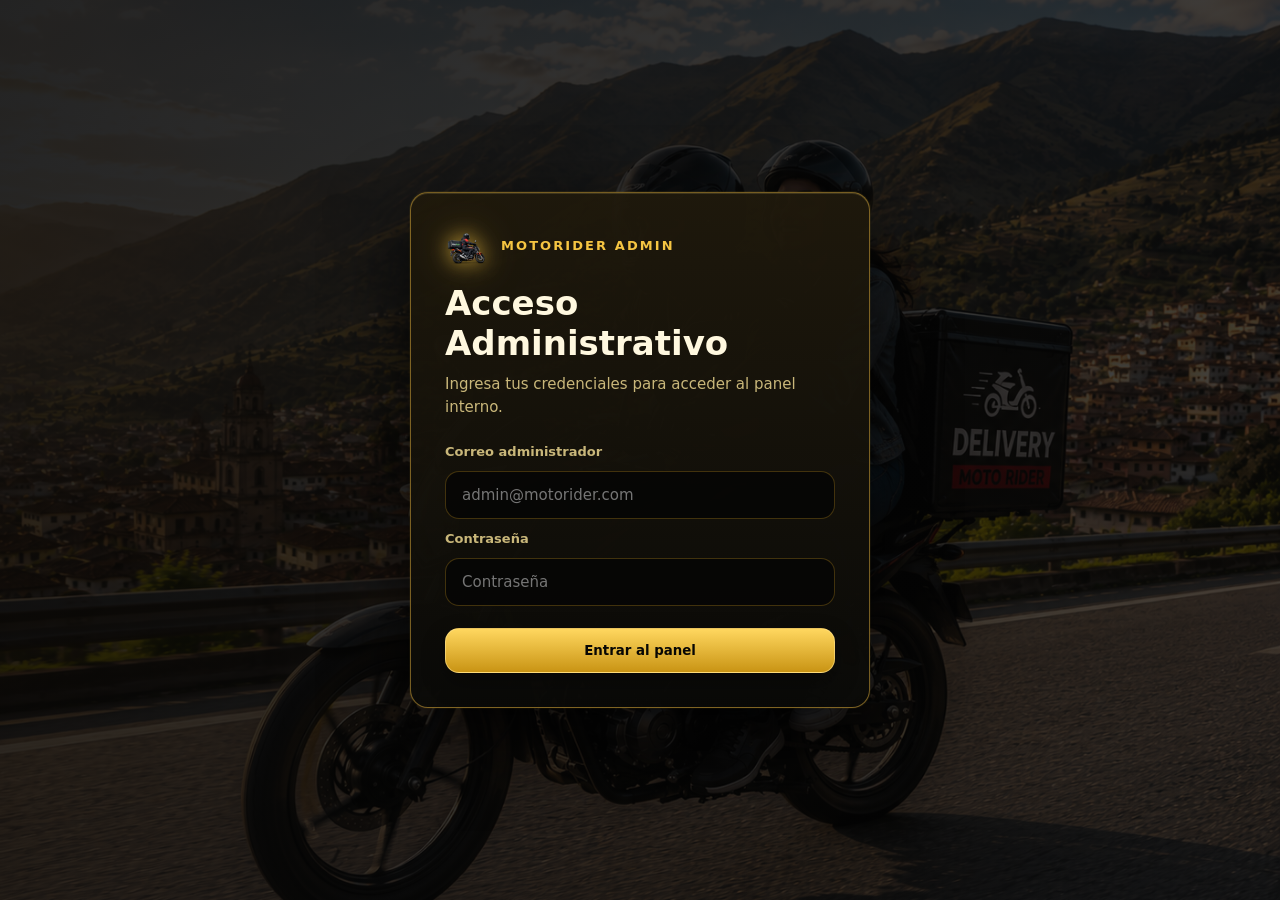
<file: motorider/index.html>
<!doctype html>
<html lang="en">
  <head>
    <meta charset="UTF-8" />
    <link rel="icon" type="image/svg+xml" href="/favicon.svg" />
    <meta name="viewport" content="width=device-width, initial-scale=1.0" />
    <title>motorideradmin</title>
    <script type="module" crossorigin src="/assets/index-vZG7SnJJ.js"></script>
    <link rel="stylesheet" crossorigin href="/assets/index-C88xC50U.css">
  </head>
  <body>
    <div id="root"></div>
  </body>
</html>
</file>
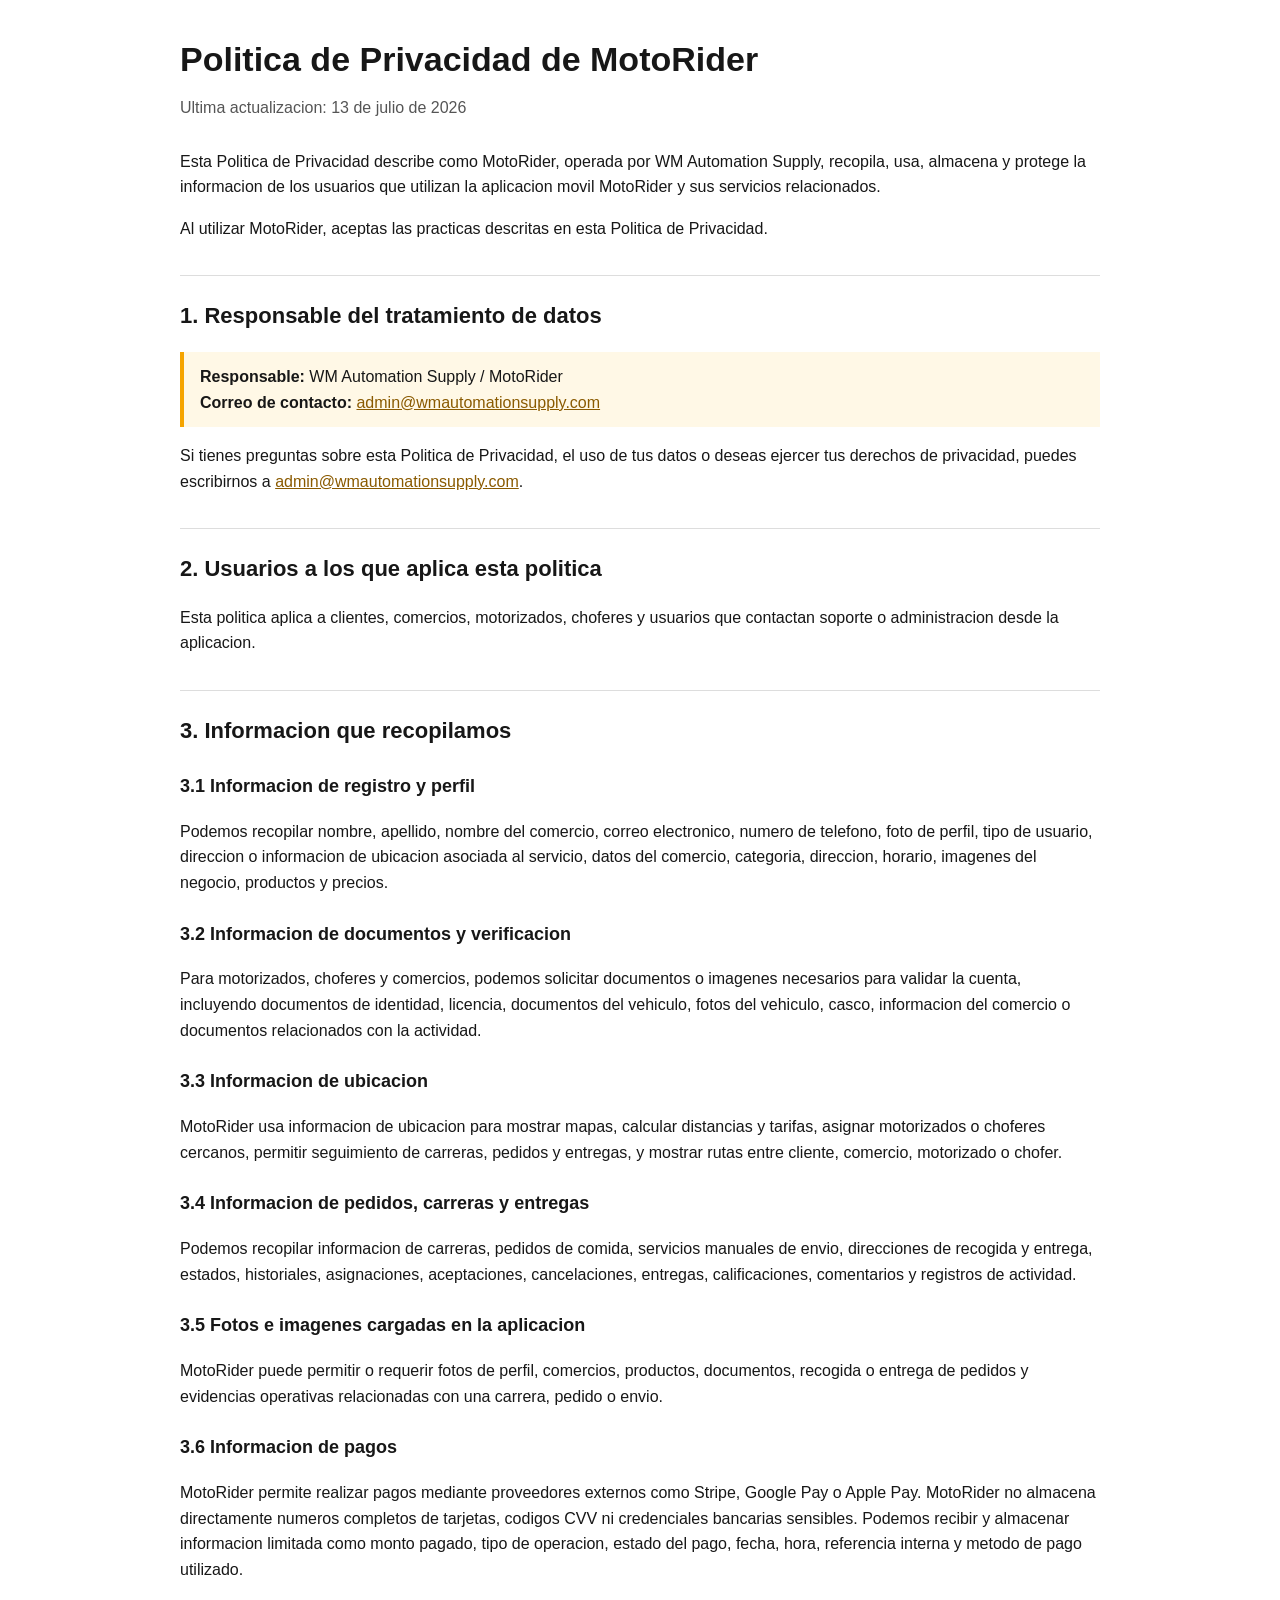
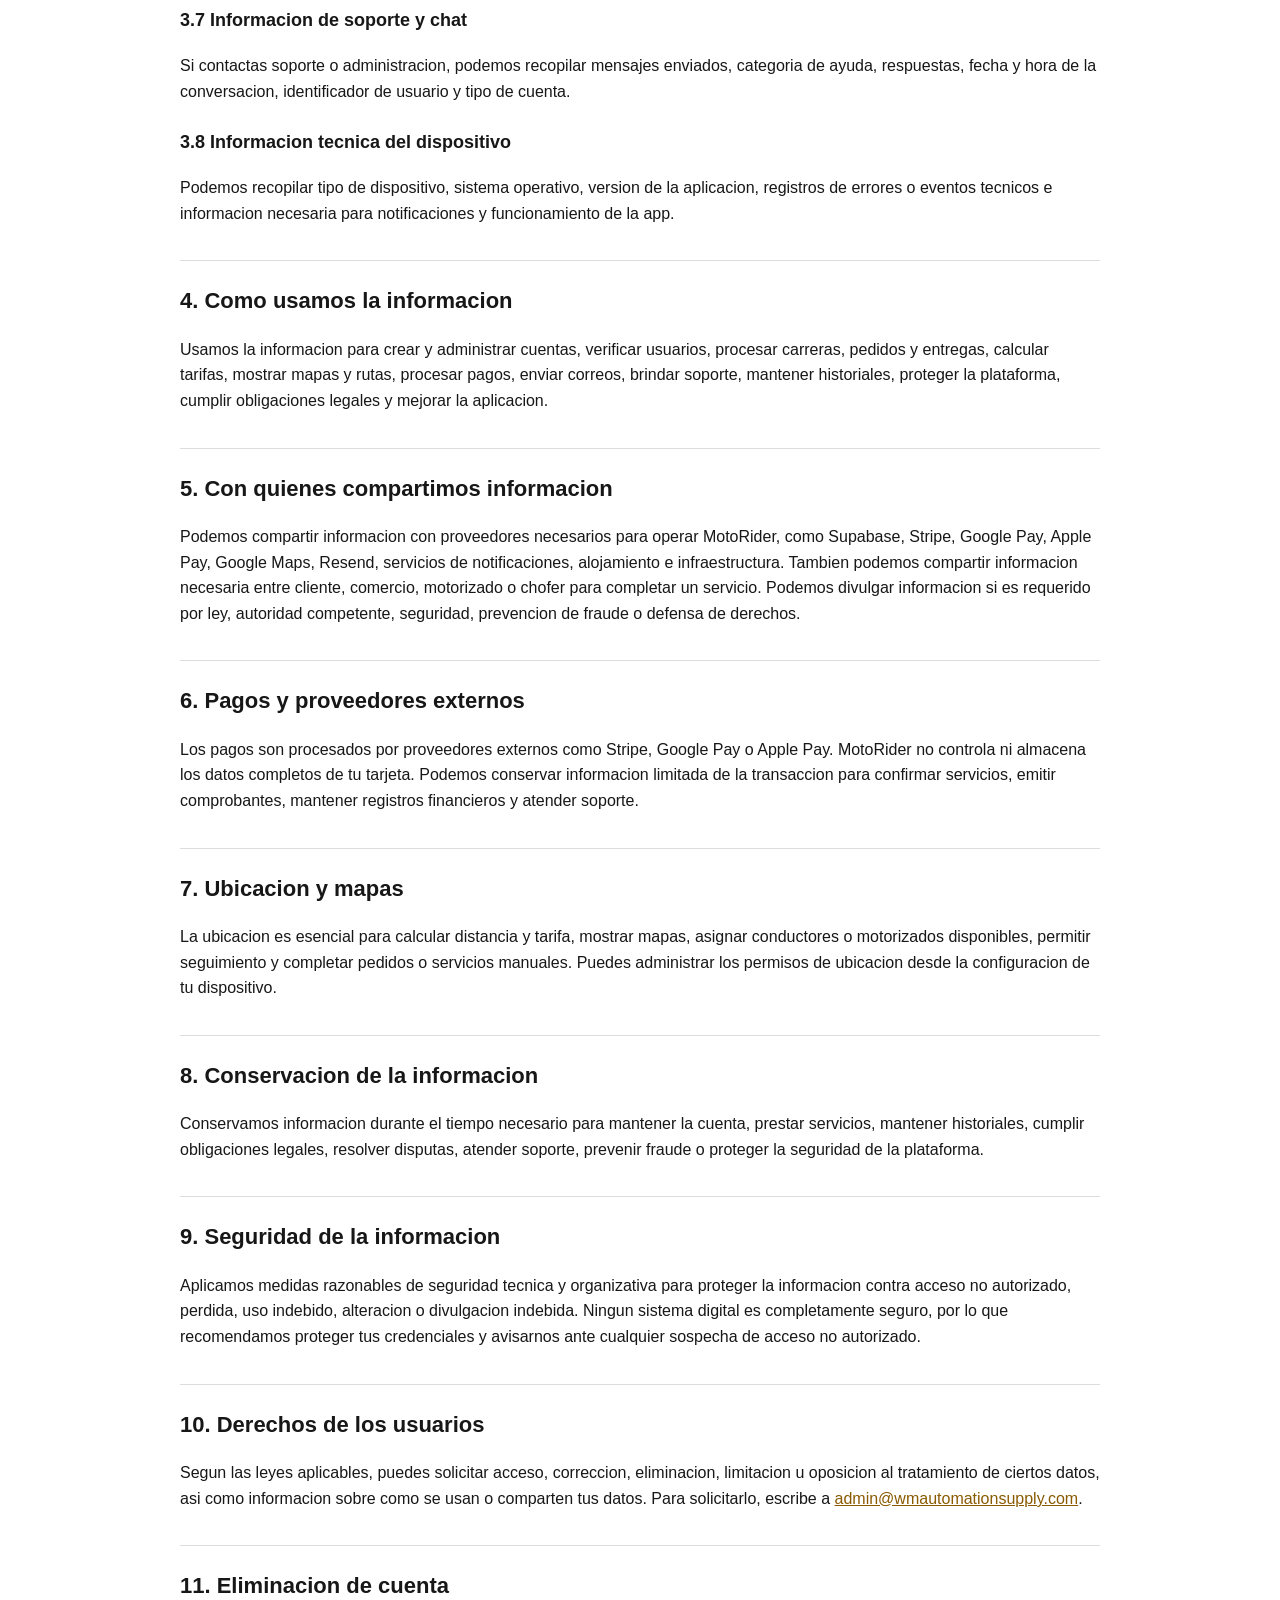
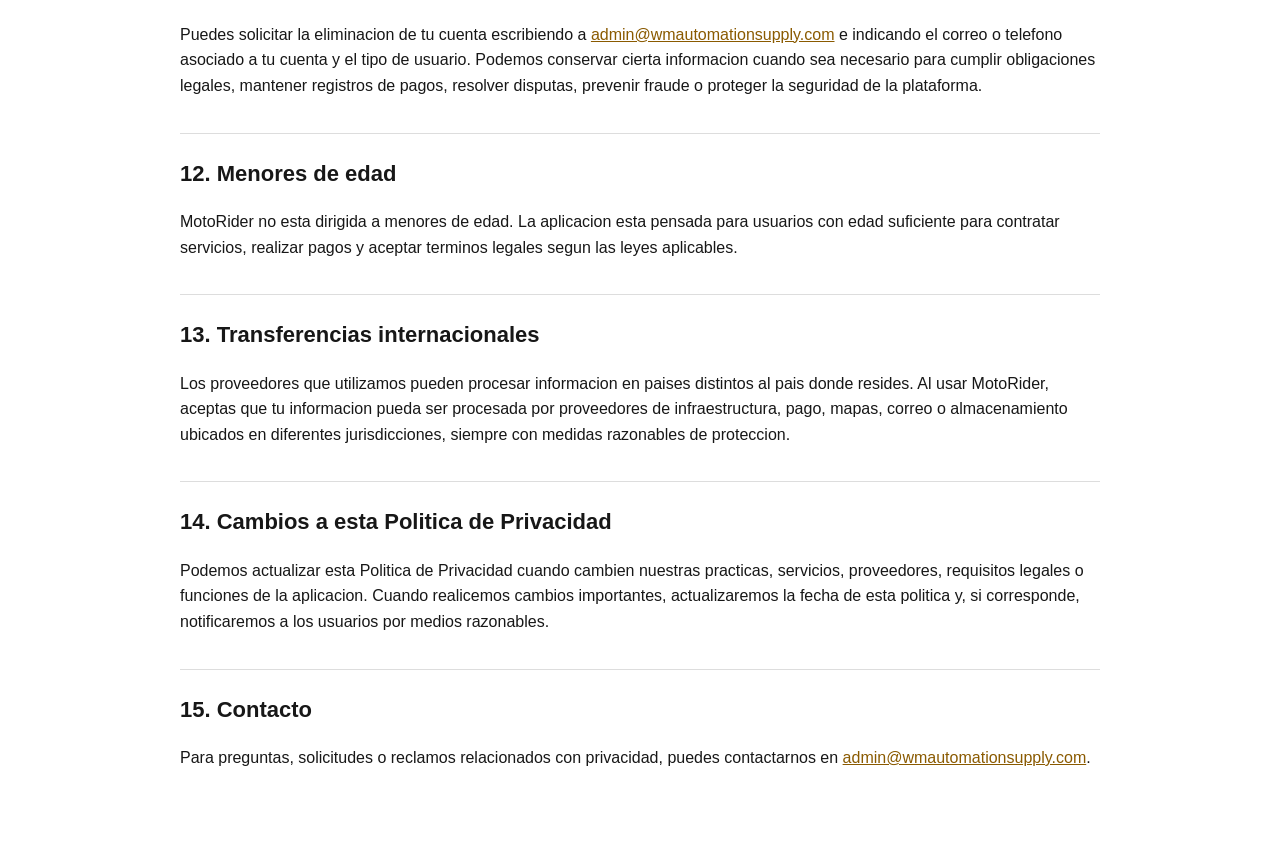
<file: politica-privacidad-motorider.html>
<!doctype html>
<html lang="es">
<head>
  <meta charset="utf-8">
  <meta name="viewport" content="width=device-width, initial-scale=1">
  <title>Politica de Privacidad de MotoRider</title>
  <style>
    :root {
      color-scheme: light;
      --bg: #ffffff;
      --text: #171717;
      --muted: #555555;
      --accent: #f5a400;
      --line: #dddddd;
    }
    body {
      margin: 0;
      background: var(--bg);
      color: var(--text);
      font-family: Arial, Helvetica, sans-serif;
      line-height: 1.6;
    }
    main {
      max-width: 920px;
      margin: 0 auto;
      padding: 40px 20px 64px;
    }
    h1 {
      font-size: 34px;
      line-height: 1.15;
      margin: 0 0 8px;
    }
    h2 {
      font-size: 22px;
      margin-top: 34px;
      border-top: 1px solid var(--line);
      padding-top: 22px;
    }
    h3 {
      font-size: 18px;
      margin-top: 24px;
    }
    p, li {
      font-size: 16px;
    }
    .date {
      color: var(--muted);
      margin-bottom: 28px;
    }
    .contact {
      border-left: 4px solid var(--accent);
      padding: 12px 16px;
      background: #fff8e6;
    }
    a {
      color: #8a5a00;
    }
  </style>
</head>
<body>
<main>
  <h1>Politica de Privacidad de MotoRider</h1>
  <p class="date">Ultima actualizacion: 13 de julio de 2026</p>

  <p>Esta Politica de Privacidad describe como MotoRider, operada por WM Automation Supply, recopila, usa, almacena y protege la informacion de los usuarios que utilizan la aplicacion movil MotoRider y sus servicios relacionados.</p>
  <p>Al utilizar MotoRider, aceptas las practicas descritas en esta Politica de Privacidad.</p>

  <h2>1. Responsable del tratamiento de datos</h2>
  <p class="contact"><strong>Responsable:</strong> WM Automation Supply / MotoRider<br><strong>Correo de contacto:</strong> <a href="mailto:admin@wmautomationsupply.com">admin@wmautomationsupply.com</a></p>
  <p>Si tienes preguntas sobre esta Politica de Privacidad, el uso de tus datos o deseas ejercer tus derechos de privacidad, puedes escribirnos a <a href="mailto:admin@wmautomationsupply.com">admin@wmautomationsupply.com</a>.</p>

  <h2>2. Usuarios a los que aplica esta politica</h2>
  <p>Esta politica aplica a clientes, comercios, motorizados, choferes y usuarios que contactan soporte o administracion desde la aplicacion.</p>

  <h2>3. Informacion que recopilamos</h2>
  <h3>3.1 Informacion de registro y perfil</h3>
  <p>Podemos recopilar nombre, apellido, nombre del comercio, correo electronico, numero de telefono, foto de perfil, tipo de usuario, direccion o informacion de ubicacion asociada al servicio, datos del comercio, categoria, direccion, horario, imagenes del negocio, productos y precios.</p>

  <h3>3.2 Informacion de documentos y verificacion</h3>
  <p>Para motorizados, choferes y comercios, podemos solicitar documentos o imagenes necesarios para validar la cuenta, incluyendo documentos de identidad, licencia, documentos del vehiculo, fotos del vehiculo, casco, informacion del comercio o documentos relacionados con la actividad.</p>

  <h3>3.3 Informacion de ubicacion</h3>
  <p>MotoRider usa informacion de ubicacion para mostrar mapas, calcular distancias y tarifas, asignar motorizados o choferes cercanos, permitir seguimiento de carreras, pedidos y entregas, y mostrar rutas entre cliente, comercio, motorizado o chofer.</p>

  <h3>3.4 Informacion de pedidos, carreras y entregas</h3>
  <p>Podemos recopilar informacion de carreras, pedidos de comida, servicios manuales de envio, direcciones de recogida y entrega, estados, historiales, asignaciones, aceptaciones, cancelaciones, entregas, calificaciones, comentarios y registros de actividad.</p>

  <h3>3.5 Fotos e imagenes cargadas en la aplicacion</h3>
  <p>MotoRider puede permitir o requerir fotos de perfil, comercios, productos, documentos, recogida o entrega de pedidos y evidencias operativas relacionadas con una carrera, pedido o envio.</p>

  <h3>3.6 Informacion de pagos</h3>
  <p>MotoRider permite realizar pagos mediante proveedores externos como Stripe, Google Pay o Apple Pay. MotoRider no almacena directamente numeros completos de tarjetas, codigos CVV ni credenciales bancarias sensibles. Podemos recibir y almacenar informacion limitada como monto pagado, tipo de operacion, estado del pago, fecha, hora, referencia interna y metodo de pago utilizado.</p>

  <h3>3.7 Informacion de soporte y chat</h3>
  <p>Si contactas soporte o administracion, podemos recopilar mensajes enviados, categoria de ayuda, respuestas, fecha y hora de la conversacion, identificador de usuario y tipo de cuenta.</p>

  <h3>3.8 Informacion tecnica del dispositivo</h3>
  <p>Podemos recopilar tipo de dispositivo, sistema operativo, version de la aplicacion, registros de errores o eventos tecnicos e informacion necesaria para notificaciones y funcionamiento de la app.</p>

  <h2>4. Como usamos la informacion</h2>
  <p>Usamos la informacion para crear y administrar cuentas, verificar usuarios, procesar carreras, pedidos y entregas, calcular tarifas, mostrar mapas y rutas, procesar pagos, enviar correos, brindar soporte, mantener historiales, proteger la plataforma, cumplir obligaciones legales y mejorar la aplicacion.</p>

  <h2>5. Con quienes compartimos informacion</h2>
  <p>Podemos compartir informacion con proveedores necesarios para operar MotoRider, como Supabase, Stripe, Google Pay, Apple Pay, Google Maps, Resend, servicios de notificaciones, alojamiento e infraestructura. Tambien podemos compartir informacion necesaria entre cliente, comercio, motorizado o chofer para completar un servicio. Podemos divulgar informacion si es requerido por ley, autoridad competente, seguridad, prevencion de fraude o defensa de derechos.</p>

  <h2>6. Pagos y proveedores externos</h2>
  <p>Los pagos son procesados por proveedores externos como Stripe, Google Pay o Apple Pay. MotoRider no controla ni almacena los datos completos de tu tarjeta. Podemos conservar informacion limitada de la transaccion para confirmar servicios, emitir comprobantes, mantener registros financieros y atender soporte.</p>

  <h2>7. Ubicacion y mapas</h2>
  <p>La ubicacion es esencial para calcular distancia y tarifa, mostrar mapas, asignar conductores o motorizados disponibles, permitir seguimiento y completar pedidos o servicios manuales. Puedes administrar los permisos de ubicacion desde la configuracion de tu dispositivo.</p>

  <h2>8. Conservacion de la informacion</h2>
  <p>Conservamos informacion durante el tiempo necesario para mantener la cuenta, prestar servicios, mantener historiales, cumplir obligaciones legales, resolver disputas, atender soporte, prevenir fraude o proteger la seguridad de la plataforma.</p>

  <h2>9. Seguridad de la informacion</h2>
  <p>Aplicamos medidas razonables de seguridad tecnica y organizativa para proteger la informacion contra acceso no autorizado, perdida, uso indebido, alteracion o divulgacion indebida. Ningun sistema digital es completamente seguro, por lo que recomendamos proteger tus credenciales y avisarnos ante cualquier sospecha de acceso no autorizado.</p>

  <h2>10. Derechos de los usuarios</h2>
  <p>Segun las leyes aplicables, puedes solicitar acceso, correccion, eliminacion, limitacion u oposicion al tratamiento de ciertos datos, asi como informacion sobre como se usan o comparten tus datos. Para solicitarlo, escribe a <a href="mailto:admin@wmautomationsupply.com">admin@wmautomationsupply.com</a>.</p>

  <h2>11. Eliminacion de cuenta</h2>
  <p>Puedes solicitar la eliminacion de tu cuenta escribiendo a <a href="mailto:admin@wmautomationsupply.com">admin@wmautomationsupply.com</a> e indicando el correo o telefono asociado a tu cuenta y el tipo de usuario. Podemos conservar cierta informacion cuando sea necesario para cumplir obligaciones legales, mantener registros de pagos, resolver disputas, prevenir fraude o proteger la seguridad de la plataforma.</p>

  <h2>12. Menores de edad</h2>
  <p>MotoRider no esta dirigida a menores de edad. La aplicacion esta pensada para usuarios con edad suficiente para contratar servicios, realizar pagos y aceptar terminos legales segun las leyes aplicables.</p>

  <h2>13. Transferencias internacionales</h2>
  <p>Los proveedores que utilizamos pueden procesar informacion en paises distintos al pais donde resides. Al usar MotoRider, aceptas que tu informacion pueda ser procesada por proveedores de infraestructura, pago, mapas, correo o almacenamiento ubicados en diferentes jurisdicciones, siempre con medidas razonables de proteccion.</p>

  <h2>14. Cambios a esta Politica de Privacidad</h2>
  <p>Podemos actualizar esta Politica de Privacidad cuando cambien nuestras practicas, servicios, proveedores, requisitos legales o funciones de la aplicacion. Cuando realicemos cambios importantes, actualizaremos la fecha de esta politica y, si corresponde, notificaremos a los usuarios por medios razonables.</p>

  <h2>15. Contacto</h2>
  <p>Para preguntas, solicitudes o reclamos relacionados con privacidad, puedes contactarnos en <a href="mailto:admin@wmautomationsupply.com">admin@wmautomationsupply.com</a>.</p>
</main>
</body>
</html>
</file>
<file: assets/index-C88xC50U.css>
:root{color:#fff;font-synthesis:none;text-rendering:optimizelegibility;-webkit-font-smoothing:antialiased;-moz-osx-font-smoothing:grayscale;background:#050505;font-family:Inter,system-ui,Avenir,Helvetica,Arial,sans-serif}body{margin:0}*{box-sizing:border-box}:root{color:#fff;background:#06111f}html,body,#root{background:#06111f;min-width:320px;min-height:100vh;margin:0}body{color:#fff;font-family:Inter,system-ui,-apple-system,BlinkMacSystemFont,Segoe UI,sans-serif}button,input{font-family:inherit}button{transition:background .2s,border-color .2s,transform .2s}button:hover{transform:translateY(-1px)}h1,h2,h3,p{margin-top:0}.login-page{background:radial-gradient(circle at 0 0,#2563eb47,#0000 32%),radial-gradient(circle at 100% 0,#10b9812e,#0000 28%),#06111f;justify-content:center;align-items:center;min-height:100vh;padding:24px;display:flex}.login-card{background:#0e1b2ef5;border:1px solid #1e3a5c;border-radius:26px;width:100%;max-width:460px;padding:34px;box-shadow:0 22px 70px #00000059}.eyebrow{color:#38bdf8;letter-spacing:.16em;text-transform:uppercase;margin:0 0 8px;font-size:13px;font-weight:900}.login-card h1{margin-bottom:10px;font-size:34px}.subtitle{color:#9fb3c8;margin-bottom:0;font-size:15px;line-height:1.5}.login-form{gap:12px;margin-top:26px;display:grid}.login-form label{color:#9fb3c8;font-size:13px;font-weight:800}.login-form input{color:#fff;background:#07111f;border:1px solid #24415f;border-radius:14px;outline:none;width:100%;padding:14px 16px;font-size:15px}.login-form input:focus{border-color:#38bdf8}.login-button{color:#06111f;cursor:pointer;background:#38bdf8;border:none;border-radius:14px;margin-top:10px;padding:14px 18px;font-weight:900}.login-error,.error-box{color:#fecaca;background:#7f1d1d47;border:1px solid #f8717173;border-radius:12px;padding:12px;font-size:13px}.dashboard-error{margin-bottom:22px}.admin-shell{background:radial-gradient(circle at 0 0,#2563eb33,#0000 26%),radial-gradient(circle at 100% 0,#10b9811f,#0000 24%),#06111f;grid-template-columns:270px minmax(0,1fr);min-height:100vh;display:grid}.sidebar{background:#07111ffa;border-right:1px solid #1e3a5c;align-self:start;min-height:100vh;padding:22px;position:sticky;top:0}.brand-box{background:#0e1b2e;border:1px solid #1e3a5c;border-radius:22px;margin-bottom:20px;padding:18px;box-shadow:0 18px 50px #00000038}.brand-box p{color:#38bdf8;letter-spacing:.16em;text-transform:uppercase;margin:0;font-size:12px;font-weight:900}.brand-box h2{margin:6px 0 4px;font-size:28px}.brand-box span{color:#9fb3c8;font-size:13px;font-weight:700}.sidebar-nav{gap:9px;display:grid}.menu-button{text-align:left;color:#9fb3c8;cursor:pointer;background:0 0;border:1px solid #0000;border-radius:14px;align-items:center;gap:10px;width:100%;padding:13px 14px;font-weight:800;display:flex}.menu-button:hover,.menu-button.active{color:#fff;background:#0e1b2e;border-color:#24415f}.logout-button{color:#fecaca;cursor:pointer;background:#7f1d1d38;border:1px solid #f8717173;border-radius:14px;padding:12px 18px;font-weight:800}.logout-button.full{width:100%;margin-top:18px}.admin-content{padding:28px;overflow-x:hidden}.topbar{justify-content:space-between;align-items:center;gap:22px;margin-bottom:24px;display:flex}.topbar h1{margin-bottom:8px;font-size:38px}.topbar-actions{align-items:center;gap:12px;display:flex}.refresh-button{color:#fff;cursor:pointer;white-space:nowrap;background:#0e1b2e;border:1px solid #24415f;border-radius:14px;padding:12px 18px;font-weight:900}.refresh-button:hover{background:#132947}.kpi-grid{grid-template-columns:repeat(4,minmax(160px,1fr));gap:16px;margin-bottom:22px;display:grid}.kpi-card,.info-panel,.table-panel,.empty-card{background:#0e1b2ef0;border:1px solid #1e3a5c;border-radius:22px;box-shadow:0 18px 50px #00000038}.kpi-card{min-height:132px;padding:20px}.kpi-card p{color:#9fb3c8;margin-bottom:10px;font-weight:900}.kpi-card h3{margin-bottom:6px;font-size:32px}.kpi-card span{color:#9fb3c8;font-size:13px}.kpi-card.destacado h3{color:#34d399}.panel-grid{gap:18px;margin-bottom:22px;display:grid}.panel-grid.two{grid-template-columns:repeat(2,minmax(0,1fr))}.info-panel,.table-panel,.empty-card{padding:20px}.info-panel h2,.table-panel h2{margin-bottom:16px;font-size:20px}.info-panel-content{gap:10px;display:grid}.metric-line{border-bottom:1px solid #9fb3c81f;justify-content:space-between;gap:16px;padding:9px 0;display:flex}.metric-line:last-child{border-bottom:none}.metric-line span{color:#9fb3c8}.metric-line strong{color:#fff;text-align:right}.green{color:#34d399!important}.muted{color:#9fb3c8;margin-bottom:0;line-height:1.6}.table-wrap{overflow-x:auto}table{border-collapse:collapse;width:100%;min-width:680px}th,td{text-align:left;vertical-align:middle;border-bottom:1px solid #9fb3c81f;padding:12px 10px;font-size:14px}th{color:#9fb3c8;text-transform:uppercase;letter-spacing:.08em;font-size:12px}td{color:#fff}.status-badge{color:#cbd5e1;text-transform:capitalize;white-space:nowrap;background:#94a3b824;border:1px solid #94a3b83d;border-radius:999px;justify-content:center;align-items:center;padding:5px 10px;font-size:12px;font-weight:900;display:inline-flex}.empty-card{color:#9fb3c8;line-height:1.5}.empty-card.compact{box-shadow:none;border-style:dashed}@media (width<=1180px){.kpi-grid{grid-template-columns:repeat(2,minmax(160px,1fr))}.panel-grid.two{grid-template-columns:1fr}}@media (width<=900px){.admin-shell{grid-template-columns:1fr}.sidebar{min-height:auto;position:relative}.sidebar-nav{grid-template-columns:repeat(2,minmax(0,1fr))}.topbar{flex-direction:column;align-items:flex-start}.admin-content{padding:20px}}@media (width<=620px){.kpi-grid,.sidebar-nav{grid-template-columns:1fr}.topbar h1{font-size:30px}.login-card{padding:26px}}.photo-link{color:#38bdf8;align-items:center;gap:10px;font-size:13px;font-weight:900;text-decoration:none;display:inline-flex}.photo-link:hover{color:#7dd3fc;text-decoration:underline}.delivery-photo{object-fit:cover;background:#07111f;border:1px solid #24415f;border-radius:12px;width:54px;height:54px}.table-panel-header{justify-content:space-between;align-items:flex-start;gap:16px;margin-bottom:18px;display:flex}.table-panel-header h2{margin-bottom:6px}.table-counter{color:#9fb3c8;margin:0;font-size:13px;line-height:1.5}.filters-grid{grid-template-columns:repeat(5,minmax(150px,1fr));gap:12px;margin-bottom:18px;display:grid}.filters-grid label{color:#9fb3c8;text-transform:uppercase;letter-spacing:.06em;gap:7px;font-size:12px;font-weight:900;display:grid}.filters-grid input,.filters-grid select{color:#fff;background:#07111f;border:1px solid #24415f;border-radius:12px;outline:none;width:100%;padding:11px 12px;font-size:14px}.filters-grid input:focus,.filters-grid select:focus{border-color:#38bdf8}.clear-filters-button,.pagination-bar button{color:#fff;cursor:pointer;white-space:nowrap;background:#0e1b2e;border:1px solid #24415f;border-radius:12px;padding:11px 14px;font-weight:900}.clear-filters-button:hover,.pagination-bar button:hover:not(:disabled){background:#132947}.pagination-bar{color:#9fb3c8;justify-content:flex-end;align-items:center;gap:12px;margin-top:18px;font-size:14px;font-weight:800;display:flex}.pagination-bar button:disabled{opacity:.45;cursor:not-allowed}@media (width<=1180px){.filters-grid{grid-template-columns:repeat(2,minmax(160px,1fr))}}@media (width<=700px){.table-panel-header,.pagination-bar{flex-direction:column;align-items:stretch}.filters-grid{grid-template-columns:1fr}}.commerce-cell{gap:4px;min-width:150px;display:grid}.commerce-cell strong{color:#fff;font-size:14px}.commerce-cell span{color:#9fb3c8;word-break:break-all;font-size:12px}.amount-cell{color:#fff;white-space:nowrap;font-weight:900}.commission-cell{gap:4px;min-width:110px;display:grid}.commission-cell strong{color:#34d399;font-size:14px}.commission-cell span{color:#9fb3c8;font-size:12px;font-weight:900}.kpi-grid.kpi-grid-five{grid-template-columns:repeat(5,minmax(130px,1fr));gap:14px}.kpi-grid-five .kpi-card{border-radius:18px;padding:16px}.kpi-grid-five .kpi-card p{margin-bottom:8px;font-size:14px}.kpi-grid-five .kpi-card h3{margin-bottom:6px;font-size:30px}.kpi-grid-five .kpi-card span{font-size:12px}@media (width<=1280px){.kpi-grid.kpi-grid-five{grid-template-columns:repeat(3,minmax(150px,1fr))}}@media (width<=820px){.kpi-grid.kpi-grid-five{grid-template-columns:1fr}}.admin-shell{position:relative;overflow:hidden}.admin-shell:before{content:"";opacity:.55;z-index:0;pointer-events:none;background:linear-gradient(90deg,#06111f9e,#06111f8f,#06111f8f),url(/assets/motorider-admin-bg.png) 50%/cover no-repeat;position:fixed;inset:0}.sidebar,.admin-content{z-index:1;position:relative}.admin-title-brand{align-items:center;gap:12px;margin-bottom:12px;display:inline-flex}.admin-moto-icon{object-fit:contain;filter:drop-shadow(0 0 14px #38bdf88c);width:44px;height:44px;animation:6s linear infinite motoSpin}@keyframes motoSpin{0%{transform:rotateY(0)}to{transform:rotateY(360deg)}}:root{color:#fff8df;--moto-black:#050505;--moto-panel:#100e0af5;--moto-panel-soft:#18140ceb;--moto-border:#daa5203d;--moto-border-strong:#ffc74370;--moto-gold:#f5c542;--moto-gold-strong:#fc3;--moto-gold-soft:#ffe08a;--moto-text:#fff8df;--moto-muted:#c9b77a;--moto-danger:#ff6b5f;--moto-success:#f5c542;background:#050505}html,body,#root{background:#050505}body{color:var(--moto-text)}.login-page{background:linear-gradient(120deg,#050505e0,#050505b8),url(/assets/motorider-admin-bg.png) 50%/cover no-repeat,#050505}.login-card,.brand-box,.kpi-card,.info-panel,.table-panel,.empty-card{border:1px solid var(--moto-border);background:linear-gradient(#1f190cf5,#0a0a08f5);border-radius:18px;box-shadow:0 18px 46px #00000085,inset 0 1px #ffe08a14}.login-card{border-color:var(--moto-border-strong);box-shadow:0 28px 80px #000000b8,0 0 0 1px #ffcc3314,inset 0 1px #ffe08a24}.admin-shell{background:linear-gradient(135deg,#050505f7,#0e0c08f0),#050505}.admin-shell:before{opacity:.58;background:linear-gradient(90deg,#050505e0,#050505c7,#110d06b8),url(/assets/motorider-admin-bg.png) 50%/cover no-repeat}.sidebar{border-right:1px solid var(--moto-border);background:linear-gradient(#050505fa,#141008fa);box-shadow:20px 0 50px #00000061}.eyebrow,.brand-box p,.kpi-card.destacado h3,.green,.commission-cell strong{color:var(--moto-gold)!important}.subtitle,.login-form label,.brand-box span,.menu-button,.kpi-card p,.kpi-card span,.metric-line span,.muted,th,.empty-card,.table-counter,.filters-grid label,.pagination-bar,.commerce-cell span,.commission-cell span{color:var(--moto-muted)}.login-card h1,.topbar h1,.brand-box h2,.info-panel h2,.table-panel h2,.kpi-card h3,.metric-line strong,td,.commerce-cell strong,.amount-cell{color:var(--moto-text)}.login-form input,.filters-grid input,.filters-grid select,.delivery-photo{color:var(--moto-text);background:#050505d6;border:1px solid #daa52047}.login-form input:focus,.filters-grid input:focus,.filters-grid select:focus{border-color:var(--moto-gold-strong);box-shadow:0 0 0 3px #f5c5421f}.login-button,.refresh-button,.clear-filters-button,.pagination-bar button{color:#080704;background:linear-gradient(#ffd75f,#c99414);border:1px solid #ffe08a9e;box-shadow:0 10px 24px #00000052}.login-button:hover,.refresh-button:hover,.clear-filters-button:hover,.pagination-bar button:hover:not(:disabled){background:linear-gradient(#ffe08a,#d9a51e)}.menu-button{border-radius:12px}.menu-button:hover,.menu-button.active{border-color:var(--moto-border-strong);color:var(--moto-text);box-shadow:inset 3px 0 0 var(--moto-gold);background:#f5c5421f}.logout-button{color:#ffd1cc;background:#4f0d0857;border:1px solid #ff6b5f6b}.logout-button:hover{background:#78160e75}.metric-line,th,td{border-bottom-color:#daa52024}tbody tr:hover{background:#f5c5420e}.status-badge{color:var(--moto-gold-soft);background:#f5c5421a;border-color:#f5c54238}.status-badge.success{color:#ffe08a;background:#f5c54224;border-color:#f5c54257}.status-badge.warning{color:#fff0b8;background:#ffc43329;border-color:#ffc4335c}.status-badge.danger{color:#ffc9c4;background:#ff6b5f1f;border-color:#ff6b5f52}.photo-link{color:var(--moto-gold)}.photo-link:hover{color:var(--moto-gold-soft)}.admin-moto-icon{filter:drop-shadow(0 0 10px #f5c542b8)drop-shadow(0 0 22px #f5c5423d);animation:none}.admin-title-brand{color:var(--moto-gold)}.kpi-grid-five .kpi-card{border-radius:16px}.error-box,.login-error{color:#ffd1cc;background:#4f0d0861;border-color:#ff6b5f6b}.admin-session-email{color:var(--moto-muted);text-overflow:ellipsis;white-space:nowrap;max-width:240px;font-size:13px;font-weight:800;overflow:hidden}.inline-action-button{color:var(--moto-gold-soft);cursor:pointer;white-space:nowrap;background:#f5c5421f;border:1px solid #ffe08a80;border-radius:10px;padding:8px 11px;font-size:12px;font-weight:900}.inline-action-button:hover{background:#f5c54238}.commerce-detail-header{justify-content:space-between;gap:14px;margin-bottom:16px;display:flex}.period-controls{grid-template-columns:repeat(3,minmax(130px,1fr));gap:12px;margin-bottom:16px;display:grid}.period-controls label{color:var(--moto-muted);letter-spacing:.06em;text-transform:uppercase;gap:7px;font-size:12px;font-weight:900;display:grid}.period-controls input,.period-controls select{width:100%;color:var(--moto-text);background:#050505d6;border:1px solid #daa52047;border-radius:12px;outline:none;padding:11px 12px;font-size:14px}.period-controls input:focus,.period-controls select:focus{border-color:var(--moto-gold-strong);box-shadow:0 0 0 3px #f5c5421f}.commerce-metrics-grid{background:#05050542;border:1px solid #daa52024;border-radius:14px;gap:8px;padding:12px;display:grid}@media (width<=700px){.period-controls{grid-template-columns:1fr}}.menu-chat-badge{color:#fff;background:#ef4444;border:2px solid #050505;border-radius:11px;justify-content:center;align-items:center;min-width:22px;height:22px;margin-left:auto;padding:0 6px;font-size:10px;font-weight:900;display:inline-flex}.support-workspace{min-width:0}.support-toolbar{justify-content:space-between;align-items:center;gap:18px;margin-bottom:16px;display:flex}.support-toolbar h2{color:var(--moto-text);margin:0;font-size:21px}.support-toolbar p{color:var(--moto-muted);margin:5px 0 0;font-size:13px}.support-error{color:#ffd1cc;background:#4f0d089e;border:1px solid #ff6b5f75;border-radius:8px;margin-bottom:14px;padding:11px 13px;font-size:13px;font-weight:800}.support-layout{border:1px solid var(--moto-border-strong);background:#070706f7;border-radius:8px;grid-template-columns:minmax(310px,390px) minmax(0,1fr);height:calc(100vh - 190px);min-height:650px;max-height:820px;display:grid;overflow:hidden;box-shadow:0 22px 60px #0000006b}.support-inbox{border-right:1px solid var(--moto-border);background:#0c0b08fa;grid-template-rows:auto minmax(0,1fr);min-width:0;display:grid}.support-filters{border-bottom:1px solid var(--moto-border);padding:14px}.support-filters input,.support-filters select{width:100%;min-width:0;color:var(--moto-text);background:#050505;border:1px solid #daa52047;border-radius:8px;outline:none;padding:10px 11px;font-size:13px}.support-filters input:focus,.support-filters select:focus,.support-composer textarea:focus{border-color:var(--moto-gold-strong);box-shadow:0 0 0 3px #f5c5421a}.support-filter-row{grid-template-columns:1fr 1fr;gap:8px;margin-top:8px;display:grid}.support-list{min-height:0;overflow-y:auto}.support-list-item{width:100%;min-height:88px;color:inherit;text-align:left;cursor:pointer;background:0 0;border:0;border-bottom:1px solid #daa5201a;align-items:center;gap:10px;padding:12px;display:flex}.support-list-item:hover{background:#f5c54211}.support-list-item.active{box-shadow:inset 4px 0 0 var(--moto-gold);background:#f5c54221}.support-role-avatar{color:#fff;border:1px solid #ffffff38;border-radius:50%;flex:0 0 42px;justify-content:center;align-items:center;width:42px;height:42px;font-size:15px;font-weight:900;display:inline-flex}.role-cliente{background:#2563eb}.role-comercio{background:#9333ea}.role-motorizado{background:#d97706}.role-chofer{background:#047857}.support-list-copy{flex:1;gap:4px;min-width:0;display:grid}.support-list-title-row{justify-content:space-between;gap:8px;min-width:0;display:flex}.support-list-title-row strong{min-width:0;color:var(--moto-text);text-overflow:ellipsis;white-space:nowrap;font-size:13px;overflow:hidden}.support-list-title-row time{color:var(--moto-muted);flex:none;font-size:10px}.support-list-meta{color:#d1c69e;text-overflow:ellipsis;white-space:nowrap;font-size:11px;overflow:hidden}.support-state{width:fit-content;font-size:10px;font-weight:900}.state-abierto{color:#ffd75f}.state-en_atencion{color:#7dd3fc}.state-resuelto{color:#86efac}.support-unread{color:#fff;background:#ef4444;border-radius:11px;justify-content:center;align-items:center;min-width:22px;height:22px;padding:0 6px;font-size:10px;font-weight:900;display:inline-flex}.support-empty{color:var(--moto-muted);text-align:center;padding:28px 18px;font-size:13px;line-height:1.5}.support-thread{background:#050505f5;grid-template-rows:auto auto minmax(0,1fr) auto auto;min-width:0;min-height:0;display:grid}.support-thread-placeholder{text-align:center;flex-direction:column;grid-row:1/-1;justify-content:center;align-items:center;padding:28px;display:flex}.support-placeholder-icon{background:var(--moto-gold);color:#080704;border-radius:50%;justify-content:center;align-items:center;width:68px;height:68px;font-size:18px;font-weight:900;display:inline-flex}.support-thread-placeholder h3{color:var(--moto-text);margin:16px 0 5px}.support-thread-placeholder p{color:var(--moto-muted);margin:0;font-size:13px}.support-thread-header{border-bottom:1px solid var(--moto-border);background:#110e08f5;justify-content:space-between;align-items:center;gap:16px;min-height:94px;padding:14px 16px;display:flex}.support-user-heading{align-items:center;gap:11px;min-width:0;display:flex}.support-user-heading h3{color:var(--moto-text);margin:0;font-size:17px}.support-user-heading p{color:var(--moto-muted);margin:3px 0;font-size:11px}.support-user-heading strong{max-width:460px;color:var(--moto-gold-soft);text-overflow:ellipsis;white-space:nowrap;font-size:12px;display:block;overflow:hidden}.support-state-controls{flex:none;gap:5px;display:flex}.support-state-controls button{color:#b8aa79;cursor:pointer;background:#ffffff09;border:1px solid #daa52033;border-radius:7px;padding:8px 9px;font-size:10px;font-weight:900}.support-state-controls button.active{background:#f5c5421f;border-color:currentColor}.support-state-controls button:disabled{opacity:.55;cursor:wait}.support-context{background:#f5c5420a;border-bottom:1px solid #daa5201f;flex-wrap:wrap;gap:7px;padding:8px 16px;display:flex}.support-context span{color:#d1c69e;border:1px solid #daa52029;border-radius:6px;padding:5px 7px;font-size:10px}.support-context b{color:var(--moto-gold-soft);text-transform:capitalize}.support-messages{background:linear-gradient(#050505eb,#050505eb),url(/assets/motorider-admin-bg.png) 50%/cover;min-height:0;padding:18px;overflow-y:auto}.support-message{border-radius:8px;width:fit-content;max-width:min(76%,640px);margin-bottom:11px;padding:10px 12px;box-shadow:0 8px 20px #0003}.support-message.user{color:#fff;background:#1f2937;border:1px solid #ffffff1f;margin-right:auto}.support-message.admin{color:#080704;background:#e5b52c;border:1px solid #ffe08a80;margin-left:auto}.support-message small,.support-message time{opacity:.72;font-size:9px;font-weight:800;display:block}.support-message p{color:inherit;white-space:pre-wrap;overflow-wrap:anywhere;margin:5px 0 7px;font-size:13px;line-height:1.45}.support-message time{text-align:right}.support-message img{object-fit:cover;border-radius:6px;width:min(320px,100%);max-height:280px;margin:7px 0;display:block}.support-attachment-preview{border-top:1px solid var(--moto-border);min-height:38px;color:var(--moto-gold-soft);background:#f5c54214;justify-content:space-between;align-items:center;gap:12px;padding:7px 14px;font-size:11px;font-weight:800;display:flex}.support-attachment-preview button{color:#ffb4ad;cursor:pointer;background:0 0;border:0;font-size:11px;font-weight:900}.support-composer{border-top:1px solid var(--moto-border);background:#0d0b07fa;grid-template-columns:auto minmax(0,1fr) auto;align-items:end;gap:8px;min-height:78px;padding:10px;display:grid}.support-file-input{display:none}.support-composer textarea{resize:vertical;width:100%;min-height:48px;max-height:120px;color:var(--moto-text);font:inherit;background:#050505;border:1px solid #daa52047;border-radius:8px;outline:none;padding:11px 12px;font-size:13px}.support-attach-button,.support-send-button{cursor:pointer;border-radius:8px;min-height:48px;padding:0 14px;font-size:12px;font-weight:900}.support-attach-button{color:var(--moto-gold-soft);background:#f5c54214;border:1px solid #ffe08a61}.support-send-button{color:#080704;background:linear-gradient(#ffd75f,#c99414);border:1px solid #ffe08a9e;min-width:90px}.support-send-button:disabled{opacity:.45;cursor:not-allowed}@media (width<=1100px){.support-layout{grid-template-columns:minmax(280px,340px) minmax(0,1fr)}.support-thread-header{flex-direction:column;align-items:flex-start}}@media (width<=760px){.support-toolbar{flex-direction:column;align-items:stretch}.support-layout{grid-template-columns:1fr;height:auto;max-height:none}.support-inbox{border-right:0;border-bottom:1px solid var(--moto-border);height:420px}.support-thread{min-height:620px}.support-state-controls{width:100%}.support-state-controls button{flex:1}.support-message{max-width:88%}.support-composer{grid-template-columns:1fr auto}.support-attach-button{grid-column:1/-1}}
</file>
